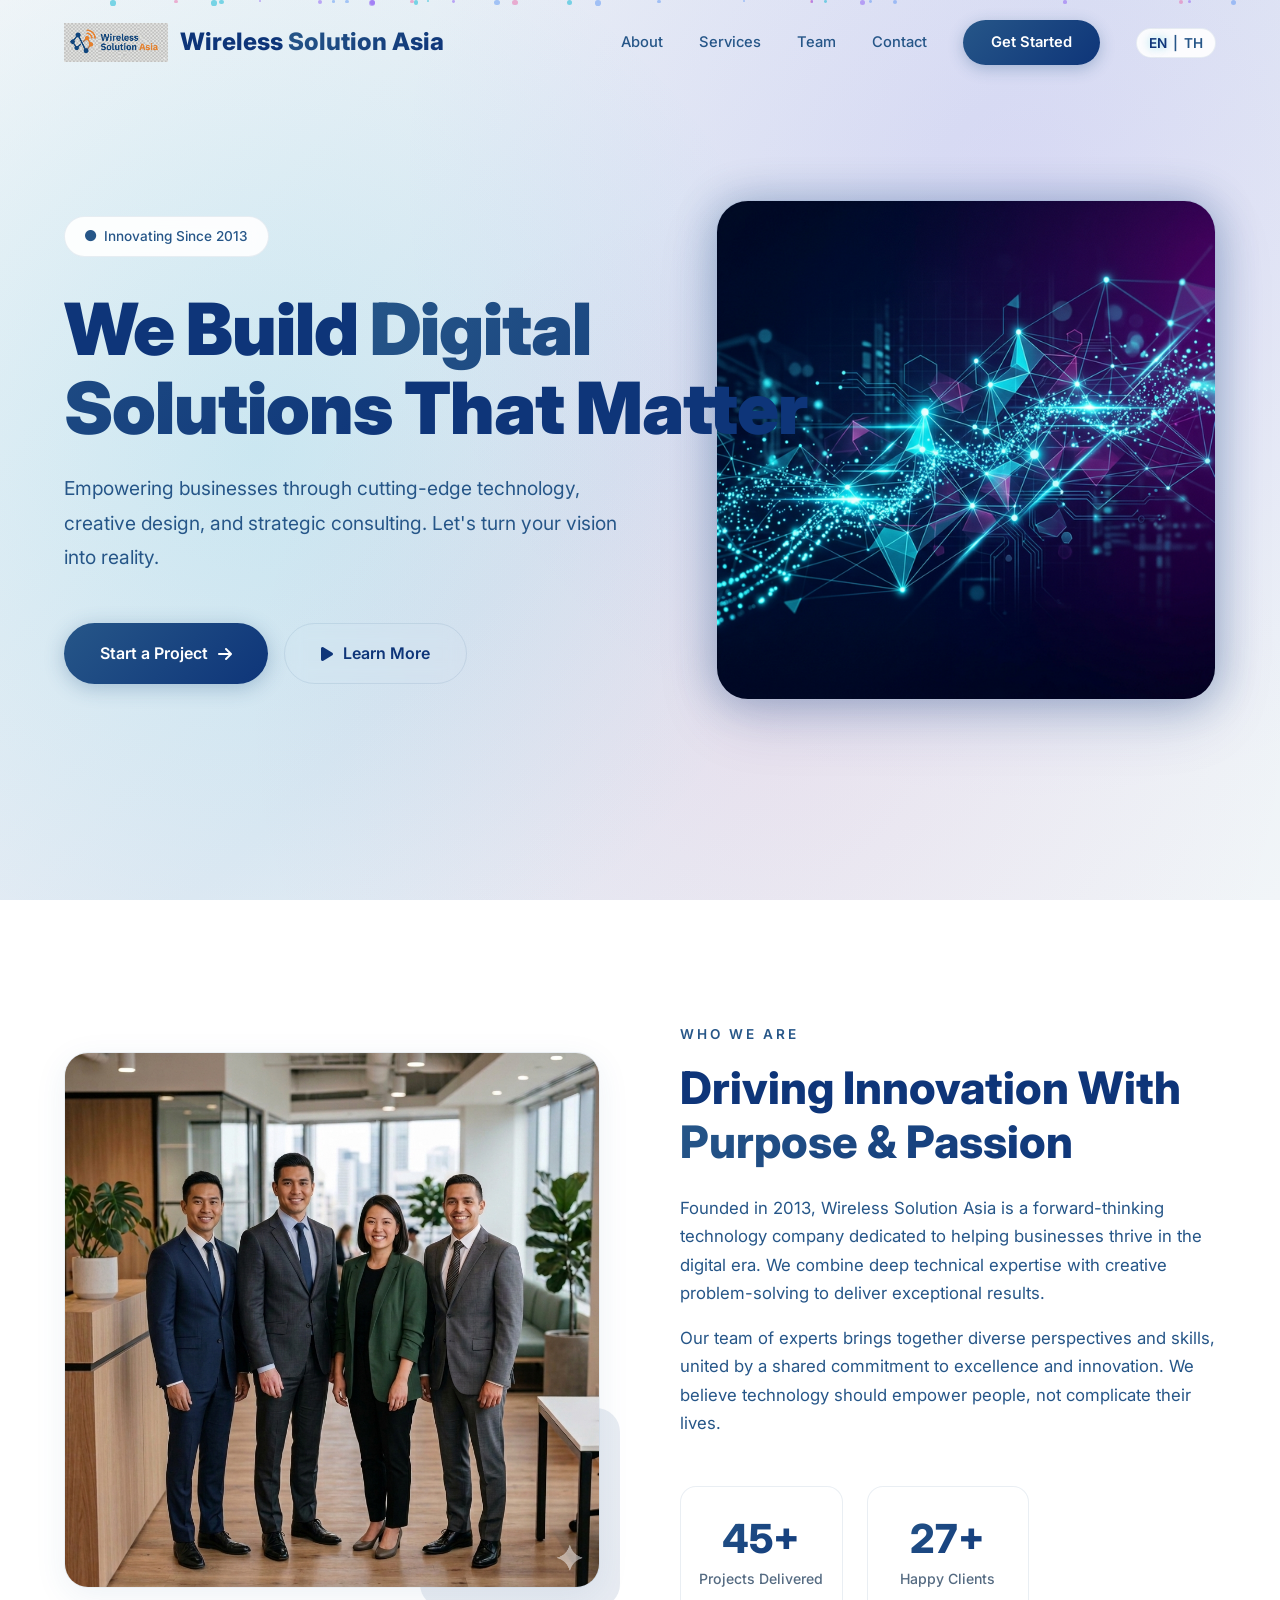
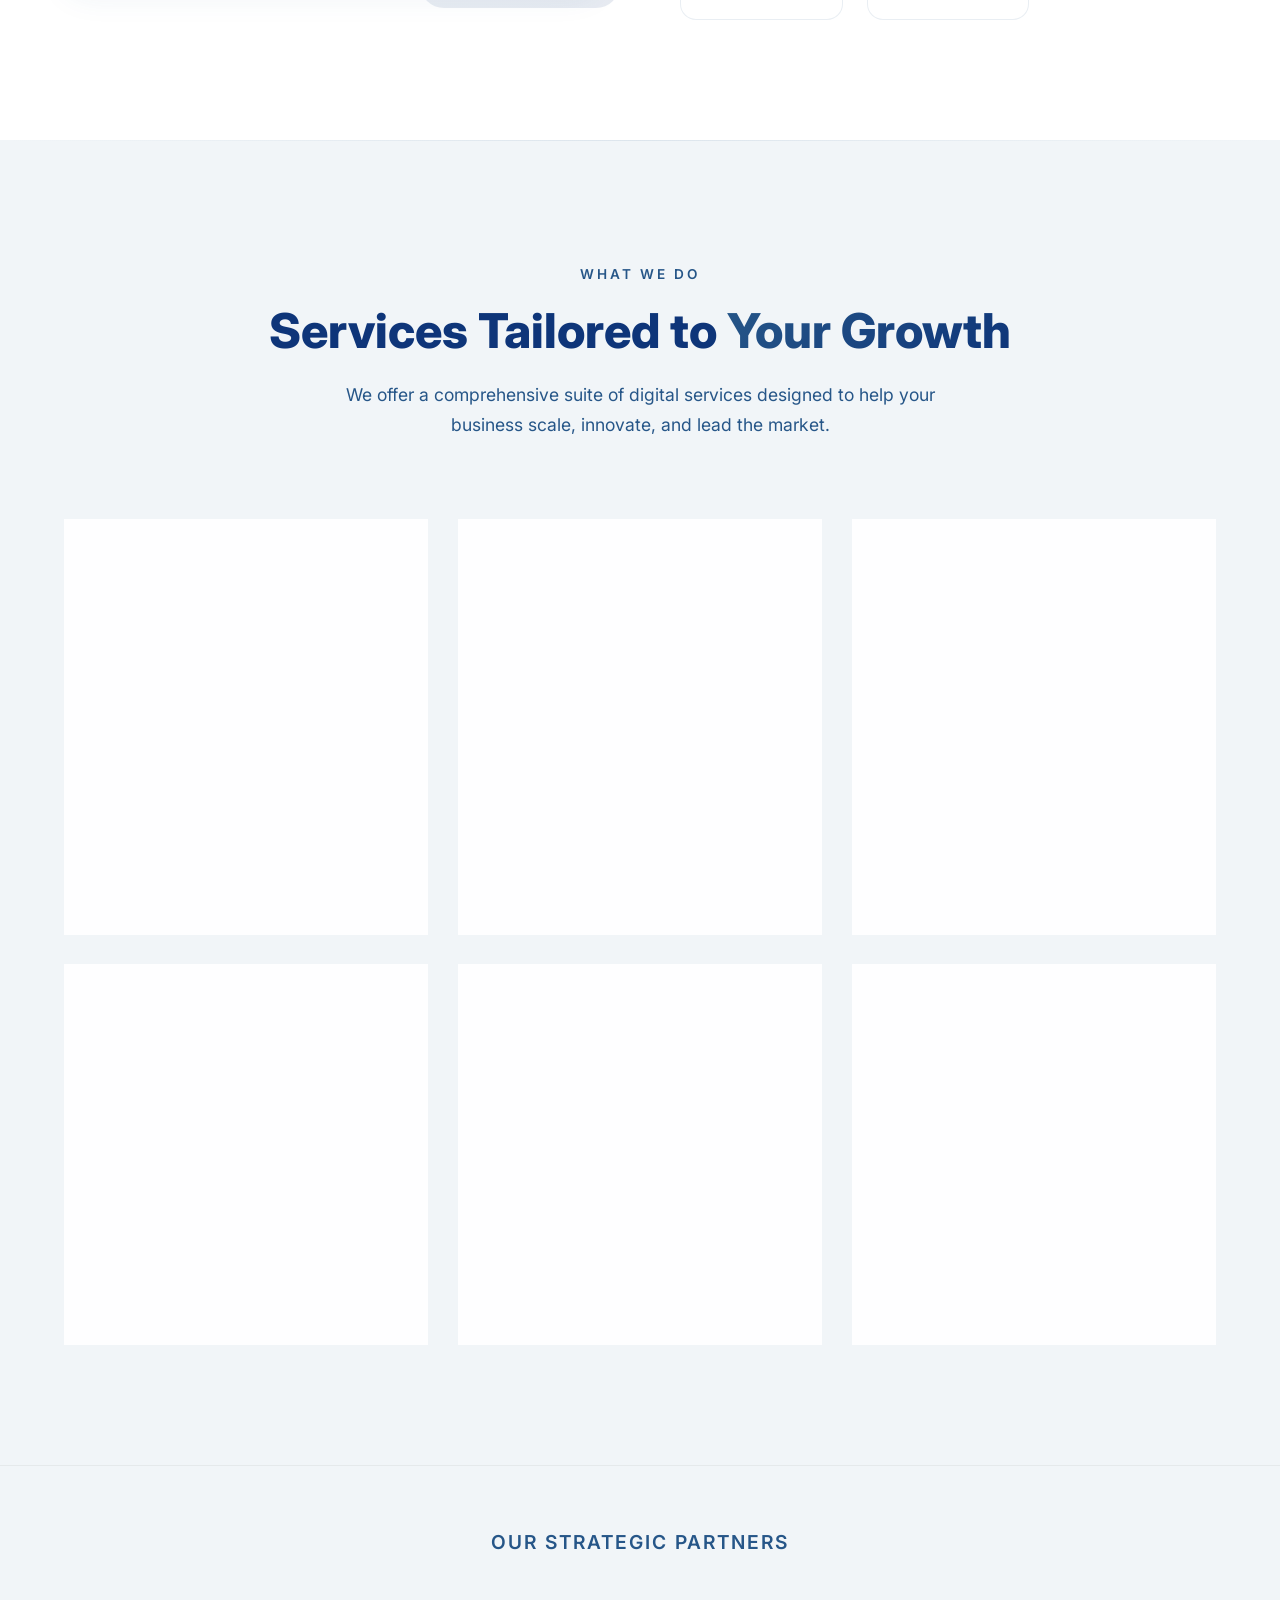
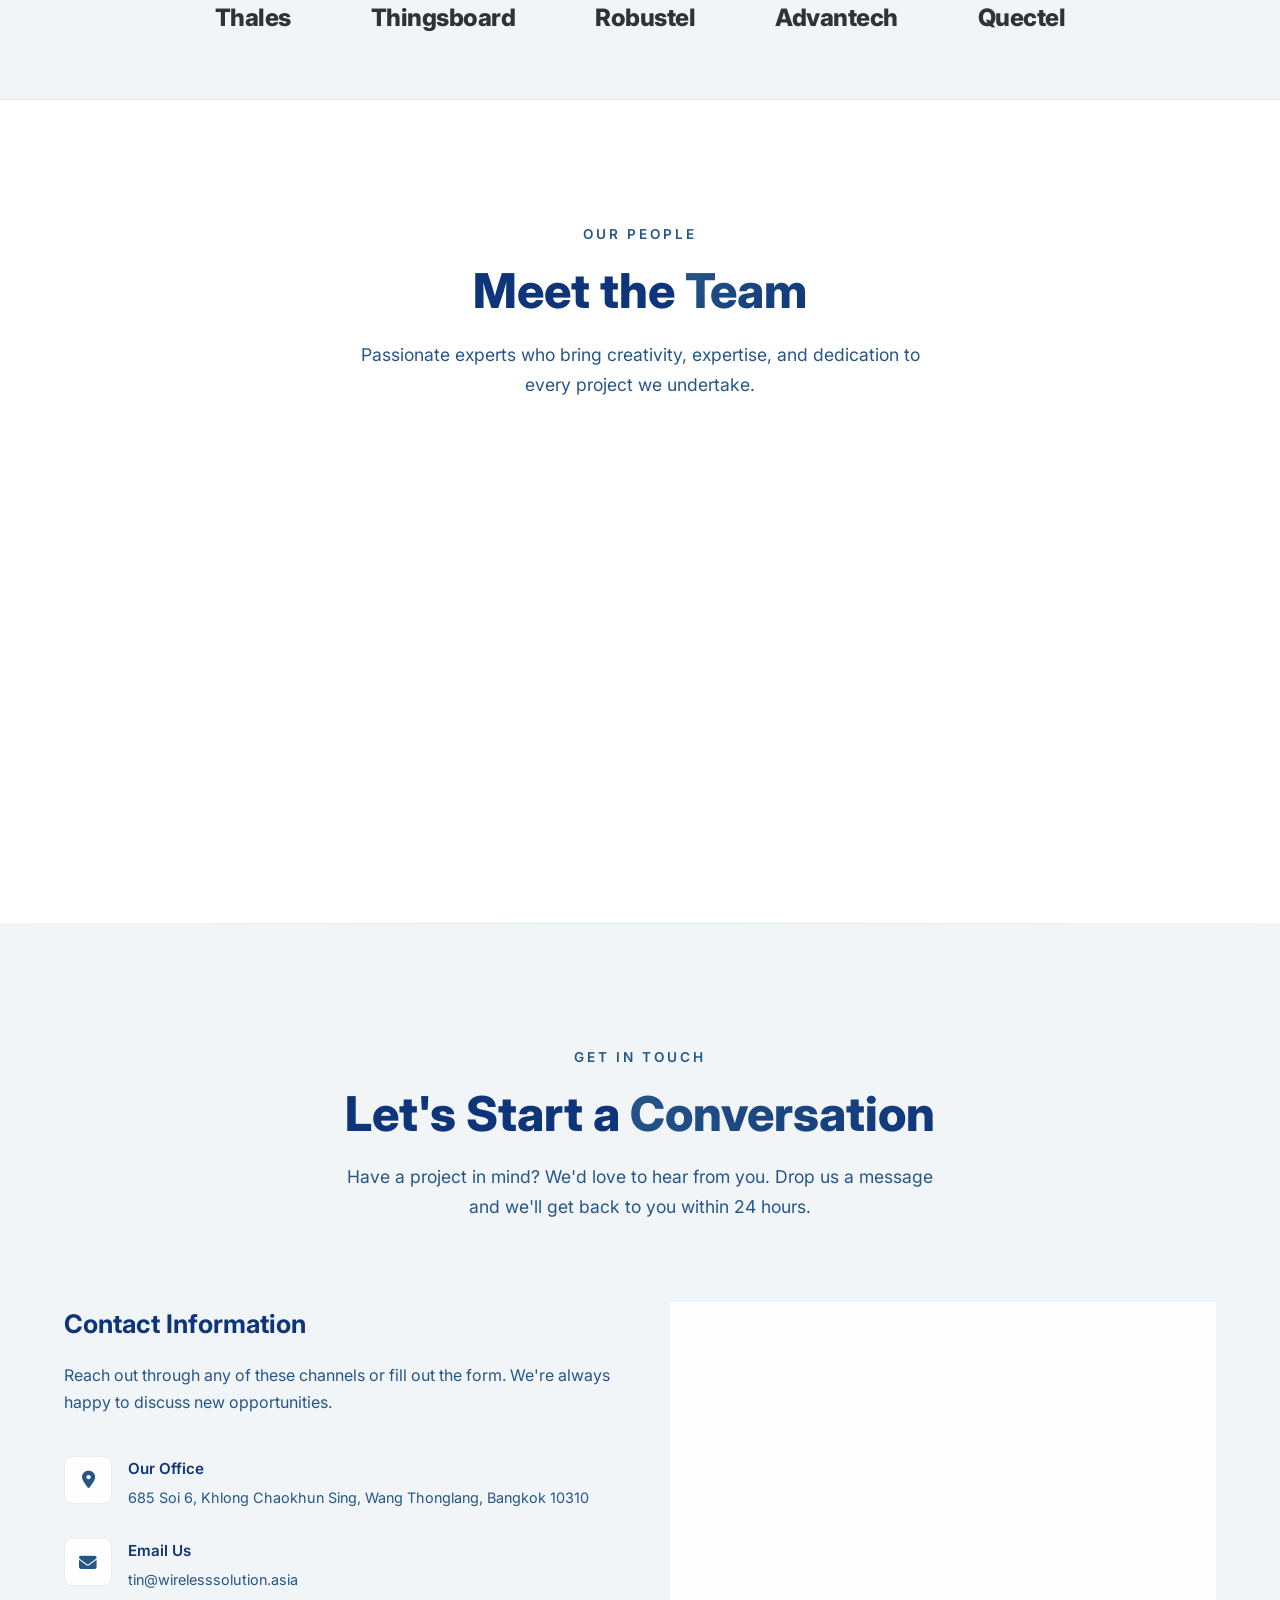
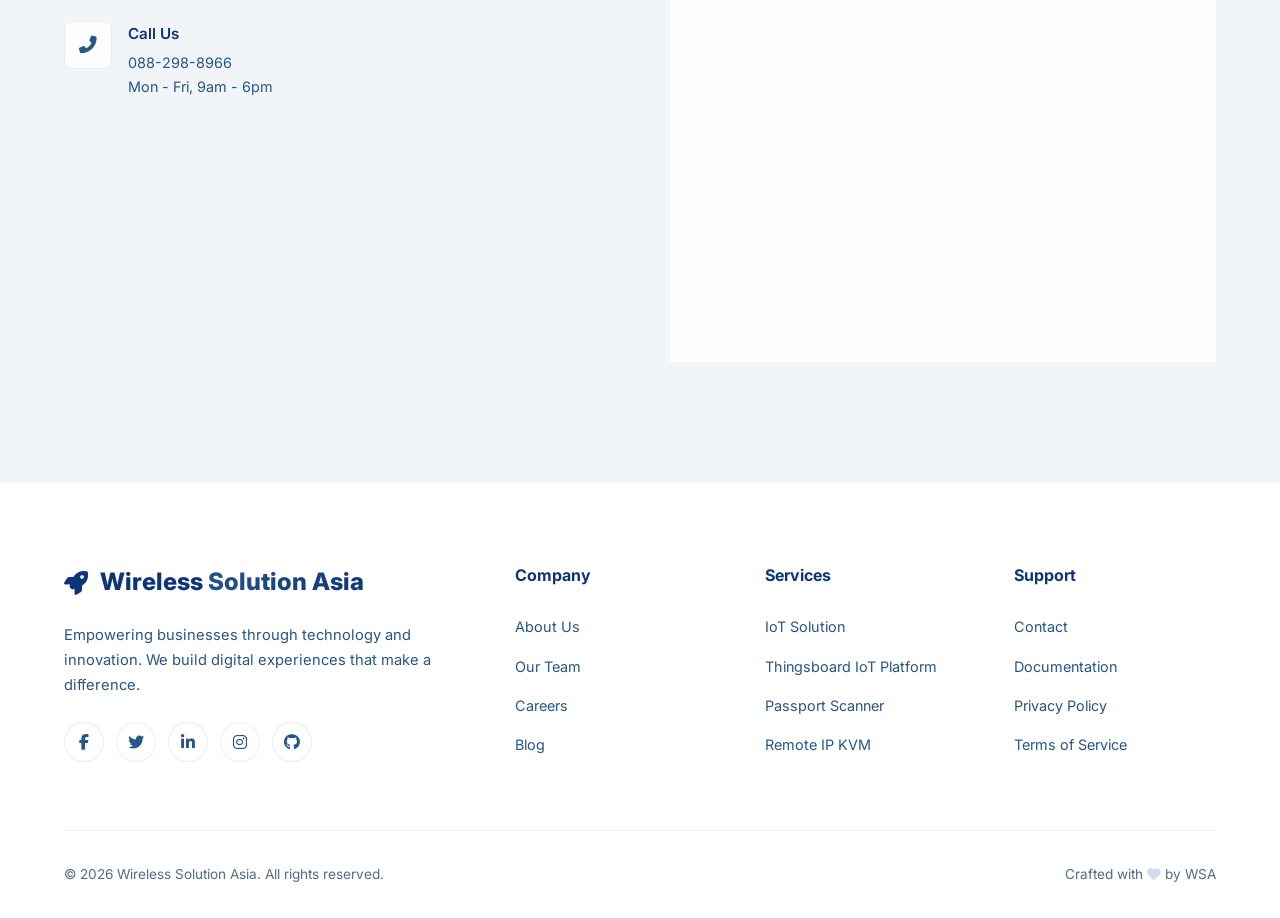
<file: index.html>
<!DOCTYPE html>
<html lang="en">

<head>
  <meta charset="UTF-8">
  <meta name="viewport" content="width=device-width, initial-scale=1.0">
  <meta name="description"
    content="Wireless Solution Asia — We craft innovative digital solutions that transform businesses. Explore our services, meet our team, and get in touch.">
  <title>Wireless Solution Asia | Digital Innovation Company</title>

  <!-- Fonts & Icons -->
  <link rel="stylesheet" href="https://cdnjs.cloudflare.com/ajax/libs/font-awesome/6.5.1/css/all.min.css">
  <link rel="stylesheet" href="styles.css">
</head>

<body>

  <!-- ===== NAVIGATION ===== -->
  <nav class="navbar" id="navbar">
    <div class="container">
      <a href="#" class="nav-logo">
        <div class="logo-icon">
          <img src="assets/logo.png" alt="Wireless Solution Asia Logo">
        </div>
        <span>Wireless <span class="gradient-text">Solution Asia</span></span>
      </a>

      <div class="nav-links" id="navLinks">
        <a href="#about" data-i18n="nav-about">About</a>
        <a href="#services" data-i18n="nav-services">Services</a>
        <a href="#team" data-i18n="nav-team">Team</a>
        <a href="#contact" data-i18n="nav-contact">Contact</a>
        <a href="#contact" class="nav-cta" data-i18n="nav-cta">Get Started</a>
        <button id="langToggle" class="lang-toggle">
          <span class="lang-en active">EN</span>|<span class="lang-th">TH</span>
        </button>
      </div>

      <button class="hamburger" id="hamburger" aria-label="Toggle navigation">
        <span></span>
        <span></span>
        <span></span>
      </button>
    </div>
  </nav>

  <!-- ===== HERO ===== -->
  <section class="hero" id="hero">
    <div class="hero-particles" id="heroParticles"></div>

    <div class="container">
      <div class="hero-content">
        <div class="hero-badge">
          <i class="fas fa-circle"></i> <span data-i18n="hero-badge">Innovating Since 2013</span>
        </div>
        <h1><span data-i18n="hero-title-1">We Build </span><span class="gradient-text" data-i18n="hero-title-2">Digital
            Solutions</span><span data-i18n="hero-title-3"> That Matter</span></h1>
        <p data-i18n="hero-desc">Empowering businesses through cutting-edge technology, creative design, and strategic
          consulting. Let's turn
          your vision into reality.</p>
        <div class="hero-buttons">
          <a href="#contact" class="btn-primary">
            <span data-i18n="btn-primary">Start a Project</span> <i class="fas fa-arrow-right"></i>
          </a>
          <a href="#about" class="btn-secondary">
            <i class="fas fa-play"></i> <span data-i18n="btn-secondary">Learn More</span>
          </a>
        </div>
      </div>
    </div>

    <div class="hero-visual">
      <div class="hero-image-wrapper">
        <img src="assets/hero-bg.png" alt="Digital Innovation Visualization">
      </div>
    </div>
  </section>

  <!-- ===== ABOUT ===== -->
  <section class="about" id="about">
    <div class="container">
      <div class="about-grid">
        <div class="about-image reveal">
          <img src="assets/team-photo.png" alt="Wireless Solution Asia Team">
        </div>
        <div class="about-content reveal reveal-delay-2">
          <span class="section-header">
            <span class="label" data-i18n="about-label">Who We Are</span>
          </span>
          <h2><span data-i18n="about-title-1">Driving Innovation With </span><span class="gradient-text"
              data-i18n="about-title-2">Purpose & Passion</span></h2>
          <p data-i18n="about-p1">Founded in 2013, Wireless Solution Asia is a forward-thinking technology company
            dedicated to helping
            businesses thrive in the digital era. We combine deep technical expertise with creative problem-solving to
            deliver exceptional results.</p>
          <p data-i18n="about-p2">Our team of experts brings together diverse perspectives and skills, united by a
            shared commitment to
            excellence and innovation. We believe technology should empower people, not complicate their lives.</p>

          <div class="stats-grid">
            <div class="stat-item">
              <div class="stat-number" data-target="150">0</div>
              <div class="stat-label" data-i18n="stat-1">Projects Delivered</div>
            </div>
            <div class="stat-item">
              <div class="stat-number" data-target="89">0</div>
              <div class="stat-label" data-i18n="stat-2">Happy Clients</div>
            </div>
            <div class="stat-item">
              <div class="stat-number" data-target="12">0</div>
              <div class="stat-label" data-i18n="stat-3">Years Experience</div>
            </div>
          </div>
        </div>
      </div>
    </div>
  </section>

  <!-- ===== SERVICES ===== -->
  <section class="services" id="services">
    <div class="container">
      <div class="section-header reveal">
        <span class="label" data-i18n="services-label">What We Do</span>
        <h2><span data-i18n="services-title-1">Services Tailored to </span><span class="gradient-text"
            data-i18n="services-title-2">Your Growth</span></h2>
        <p data-i18n="services-desc">We offer a comprehensive suite of digital services designed to help your business
          scale, innovate, and lead
          the market.</p>
      </div>

      <div class="services-grid">
        <div class="service-card reveal reveal-delay-1" onclick="window.location.href='service.html?type=iot'">
          <div class="service-icon"><i class="fas fa-microchip"></i></div>
          <h3 data-i18n="srv-1-title">IoT Solution</h3>
          <p data-i18n="srv-1-desc">End-to-end Internet of Things solutions connecting devices, gathering
            telemetry data, and providing actionable insights for smart operations.</p>
          <div class="learn-more">Learn More <i class="fas fa-arrow-right"></i></div>
        </div>

        <div class="service-card reveal reveal-delay-2" onclick="window.location.href='service.html?type=thingsboard'">
          <div class="service-icon"><i class="fas fa-tachometer-alt"></i></div>
          <h3 data-i18n="srv-2-title">Thingsboard IoT Platform</h3>
          <p data-i18n="srv-2-desc">Expert implementation and customization of Thingsboard for robust device
            management, data collection, processing, and visualization.</p>
          <div class="learn-more">Learn More <i class="fas fa-arrow-right"></i></div>
        </div>

        <div class="service-card reveal reveal-delay-3" onclick="window.location.href='service.html?type=alcohol'">
          <div class="service-icon"><i class="fas fa-user-check"></i></div>
          <h3 data-i18n="srv-3-title">Alcohol Check Point Management</h3>
          <p data-i18n="srv-3-desc">Comprehensive access control and monitoring systems integrating
            breathalyzer tests for enhanced workplace safety and compliance.</p>
          <div class="learn-more">Learn More <i class="fas fa-arrow-right"></i></div>
        </div>

        <div class="service-card reveal reveal-delay-1" onclick="window.location.href='service.html?type=passport'">
          <div class="service-icon"><i class="fas fa-passport"></i></div>
          <h3 data-i18n="srv-4-title">Passport Scanner</h3>
          <p data-i18n="srv-4-desc">Advanced optical character recognition (OCR) and imaging systems designed
            for rapid, accurate passport scanning and identity verification.</p>
          <div class="learn-more">Learn More <i class="fas fa-arrow-right"></i></div>
        </div>

        <div class="service-card reveal reveal-delay-2" onclick="window.location.href='service.html?type=kvm'">
          <div class="service-icon"><i class="fas fa-desktop"></i></div>
          <h3 data-i18n="srv-5-title">Remote IP KVM</h3>
          <p data-i18n="srv-5-desc">Secure and reliable IP KVM solutions allowing remote access, monitoring,
            and control of critical servers and infrastructure from anywhere.</p>
          <div class="learn-more">Learn More <i class="fas fa-arrow-right"></i></div>
        </div>

        <div class="service-card reveal reveal-delay-3" onclick="window.location.href='service.html?type=integration'">
          <div class="service-icon"><i class="fas fa-cogs"></i></div>
          <h3 data-i18n="srv-6-title">Systems Integration</h3>
          <p data-i18n="srv-6-desc">Seamless integration of diverse hardware and software components to create
            unified, efficient, and scalable technological ecosystems.</p>
          <div class="learn-more">Learn More <i class="fas fa-arrow-right"></i></div>
        </div>
      </div>
    </div>
  </section>

  <!-- ===== PARTNERS ===== -->
  <section class="partners-section">
    <div class="container">
      <div class="partners-content">
        <h3 data-i18n="partners-title">Our Strategic Partners</h3>
        <div class="partners-grid">
          <div class="partner-logo reveal reveal-delay-1">
            <span class="partner-name">Thales</span>
          </div>
          <div class="partner-logo reveal reveal-delay-2">
            <span class="partner-name">Thingsboard</span>
          </div>
          <div class="partner-logo reveal reveal-delay-3">
            <span class="partner-name">Robustel</span>
          </div>
          <div class="partner-logo reveal reveal-delay-1">
            <span class="partner-name">Advantech</span>
          </div>
          <div class="partner-logo reveal reveal-delay-2">
            <span class="partner-name">Quectel</span>
          </div>
        </div>
      </div>
    </div>
  </section>

  <!-- ===== TEAM ===== -->
  <section class="team" id="team">
    <div class="container">
      <div class="section-header reveal">
        <span class="label" data-i18n="team-label">Our People</span>
        <h2><span data-i18n="team-title-1">Meet the </span><span class="gradient-text"
            data-i18n="team-title-2">Team</span></h2>
        <p data-i18n="team-desc">Passionate experts who bring creativity, expertise, and dedication to every project we
          undertake.</p>
      </div>

      <div class="team-grid">
        <div class="team-card reveal reveal-delay-1">
          <div class="team-avatar">
            <img src="assets/avatar-ceo.png" alt="นายตฤณ ชูนิจธนกุล">
          </div>
          <h3 data-i18n="team-ceo-name">นายตฤณ ชูนิจธนกุล</h3>
          <p class="role" data-i18n="role-ceo">CEO & Founder</p>
          <div class="team-socials">
            <a href="#" aria-label="LinkedIn"><i class="fab fa-linkedin-in"></i></a>
            <a href="#" aria-label="Twitter"><i class="fab fa-x-twitter"></i></a>
          </div>
        </div>

        <div class="team-card reveal reveal-delay-2">
          <div class="team-avatar">
            <img src="assets/avatar-cto.png" alt="ธัญยธรณ์ โลหะวรรณรัตน์">
          </div>
          <h3 data-i18n="team-cfo-name">ธัญยธรณ์ โลหะวรรณรัตน์</h3>
          <p class="role" data-i18n="role-cfo">CFO</p>
          <div class="team-socials">
            <a href="#" aria-label="LinkedIn"><i class="fab fa-linkedin-in"></i></a>
            <a href="#" aria-label="GitHub"><i class="fab fa-github"></i></a>
          </div>
        </div>

        <div class="team-card reveal reveal-delay-3">
          <div class="team-avatar">
            <img src="assets/avatar-designer.png" alt="อัญชลี เบญจธนรัตน์">
          </div>
          <h3 data-i18n="team-cio-name">อัญชลี เบญจธนรัตน์</h3>
          <p class="role" data-i18n="role-cio">CIO</p>
          <div class="team-socials">
            <a href="#" aria-label="LinkedIn"><i class="fab fa-linkedin-in"></i></a>
            <a href="#" aria-label="Dribbble"><i class="fab fa-dribbble"></i></a>
          </div>
        </div>

        <div class="team-card reveal reveal-delay-4">
          <div class="team-avatar">
            <img src="assets/avatar-marketing.png" alt="นฤมล เอี่ยมศิริ">
          </div>
          <h3 data-i18n="team-marketing-name">นฤมล เอี่ยมศิริ</h3>
          <p class="role" data-i18n="role-marketing">Marketing</p>
          <div class="team-socials">
            <a href="#" aria-label="LinkedIn"><i class="fab fa-linkedin-in"></i></a>
            <a href="#" aria-label="Instagram"><i class="fab fa-instagram"></i></a>
          </div>
        </div>
      </div>
    </div>
  </section>

  <!-- ===== CONTACT ===== -->
  <section class="contact" id="contact">
    <div class="container">
      <div class="section-header reveal">
        <span class="label" data-i18n="contact-label">Get In Touch</span>
        <h2><span data-i18n="contact-title-1">Let's Start a </span><span class="gradient-text"
            data-i18n="contact-title-2">Conversation</span></h2>
        <p data-i18n="contact-desc">Have a project in mind? We'd love to hear from you. Drop us a message and we'll get
          back to you within 24
          hours.</p>
      </div>

      <div class="contact-grid">
        <div class="contact-info reveal reveal-delay-1">
          <h3 data-i18n="contact-info-title">Contact Information</h3>
          <p data-i18n="contact-info-desc">Reach out through any of these channels or fill out the form. We're always
            happy to discuss new
            opportunities.</p>

          <div class="contact-detail">
            <div class="contact-detail-icon"><i class="fas fa-map-marker-alt"></i></div>
            <div>
              <h4 data-i18n="office-title">Our Office</h4>
              <p data-i18n="office-address">685 Soi 6, Khlong Chaokhun Sing, Wang Thonglang, Bangkok 10310</p>
            </div>
          </div>

          <div class="contact-detail">
            <div class="contact-detail-icon"><i class="fas fa-envelope"></i></div>
            <div>
              <h4 data-i18n="email-title">Email Us</h4>
              <p data-i18n="contact-email">tin@wirelesssolution.asia</p>
            </div>
          </div>

          <div class="contact-detail">
            <div class="contact-detail-icon"><i class="fas fa-phone-alt"></i></div>
            <div>
              <h4 data-i18n="call-title">Call Us</h4>
              <p><span data-i18n="contact-phone">088-298-8966</span><br><span data-i18n="contact-hours">Mon - Fri, 9am -
                  6pm</span></p>
            </div>
          </div>
        </div>

        <div class="contact-form-wrapper reveal reveal-delay-2">
          <form id="contactForm">
            <div class="form-row">
              <div class="form-group">
                <label for="firstName" data-i18n="form-fname">First Name</label>
                <input type="text" id="firstName" placeholder="John" required>
              </div>
              <div class="form-group">
                <label for="lastName" data-i18n="form-lname">Last Name</label>
                <input type="text" id="lastName" placeholder="Doe" required>
              </div>
            </div>
            <div class="form-group">
              <label for="email" data-i18n="form-email">Email Address</label>
              <input type="email" id="email" placeholder="john@example.com" required>
            </div>
            <div class="form-group">
              <label for="subject" data-i18n="form-subject">Subject</label>
              <input type="text" id="subject" placeholder="How can we help?">
            </div>
            <div class="form-group">
              <label for="message" data-i18n="form-message">Message</label>
              <textarea id="message" placeholder="Tell us about your project..." required></textarea>
            </div>
            <button type="submit" class="btn-submit" id="submitBtn">
              <span data-i18n="btn-submit">Send Message</span> <i class="fas fa-paper-plane"></i>
            </button>
          </form>
        </div>
      </div>
    </div>
  </section>

  <!-- ===== FOOTER ===== -->
  <footer class="footer">
    <div class="container">
      <div class="footer-grid">
        <div class="footer-brand">
          <a href="#" class="nav-logo">
            <div class="logo-icon"><i class="fas fa-rocket"></i></div>
            <span>Wireless <span class="gradient-text">Solution Asia</span></span>
          </a>
          <p data-i18n="footer-desc">Empowering businesses through technology and innovation. We build digital
            experiences that make a
            difference.</p>
          <div class="footer-socials">
            <a href="#" aria-label="Facebook"><i class="fab fa-facebook-f"></i></a>
            <a href="#" aria-label="Twitter"><i class="fab fa-twitter"></i></a>
            <a href="#" aria-label="LinkedIn"><i class="fab fa-linkedin-in"></i></a>
            <a href="#" aria-label="Instagram"><i class="fab fa-instagram"></i></a>
            <a href="#" aria-label="GitHub"><i class="fab fa-github"></i></a>
          </div>
        </div>

        <div class="footer-col">
          <h4 data-i18n="footer-col-1">Company</h4>
          <ul>
            <li><a href="#about" data-i18n="footer-about">About Us</a></li>
            <li><a href="#team" data-i18n="footer-team">Our Team</a></li>
            <li><a href="#" data-i18n="footer-careers">Careers</a></li>
            <li><a href="#" data-i18n="footer-blog">Blog</a></li>
          </ul>
        </div>

        <div class="footer-col">
          <h4 data-i18n="footer-col-2">Services</h4>
          <ul>
            <li><a href="#services" data-i18n="srv-1-title">IoT Solution</a></li>
            <li><a href="#services" data-i18n="srv-2-title">Thingsboard IoT Platform</a></li>
            <li><a href="#services" data-i18n="srv-4-title">Passport Scanner</a></li>
            <li><a href="#services" data-i18n="srv-5-title">Remote IP KVM</a></li>
          </ul>
        </div>

        <div class="footer-col">
          <h4 data-i18n="footer-col-3">Support</h4>
          <ul>
            <li><a href="#contact" data-i18n="footer-contact">Contact</a></li>
            <li><a href="#" data-i18n="footer-docs">Documentation</a></li>
            <li><a href="#" data-i18n="footer-privacy">Privacy Policy</a></li>
            <li><a href="#" data-i18n="footer-terms">Terms of Service</a></li>
          </ul>
        </div>
      </div>

      <div class="footer-bottom">
        <p data-i18n="footer-copy">&copy; 2026 Wireless Solution Asia. All rights reserved.</p>
        <p><span data-i18n="footer-crafted">Crafted with</span> <i class="fas fa-heart"
            style="color: var(--accent-pink);"></i> <span data-i18n="footer-by">by WSA</span></p>
      </div>
    </div>
  </footer>

  <!-- Toast notification -->
  <div class="toast" id="toast">Message sent successfully! We'll get back to you soon.</div>

  <script src="translations.js"></script>
  <script src="script.js"></script>
</body>

</html>
</file>
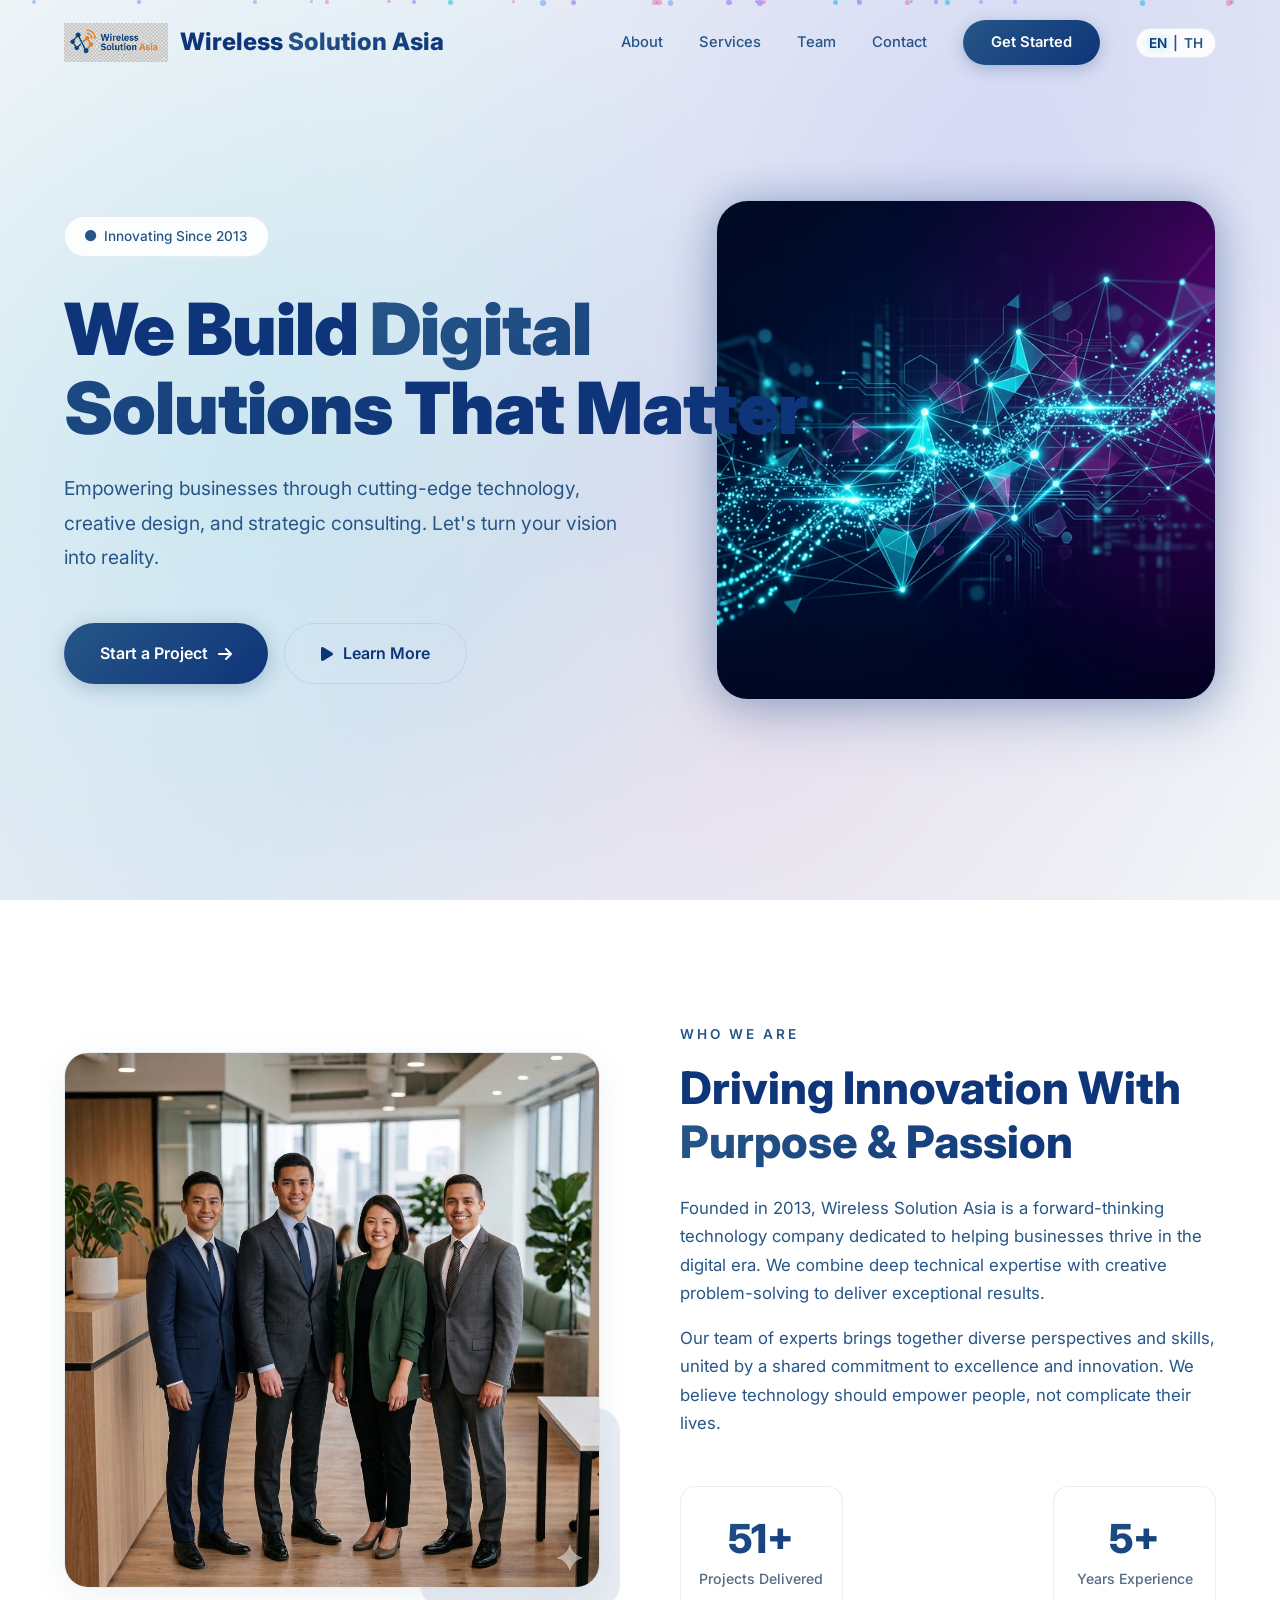
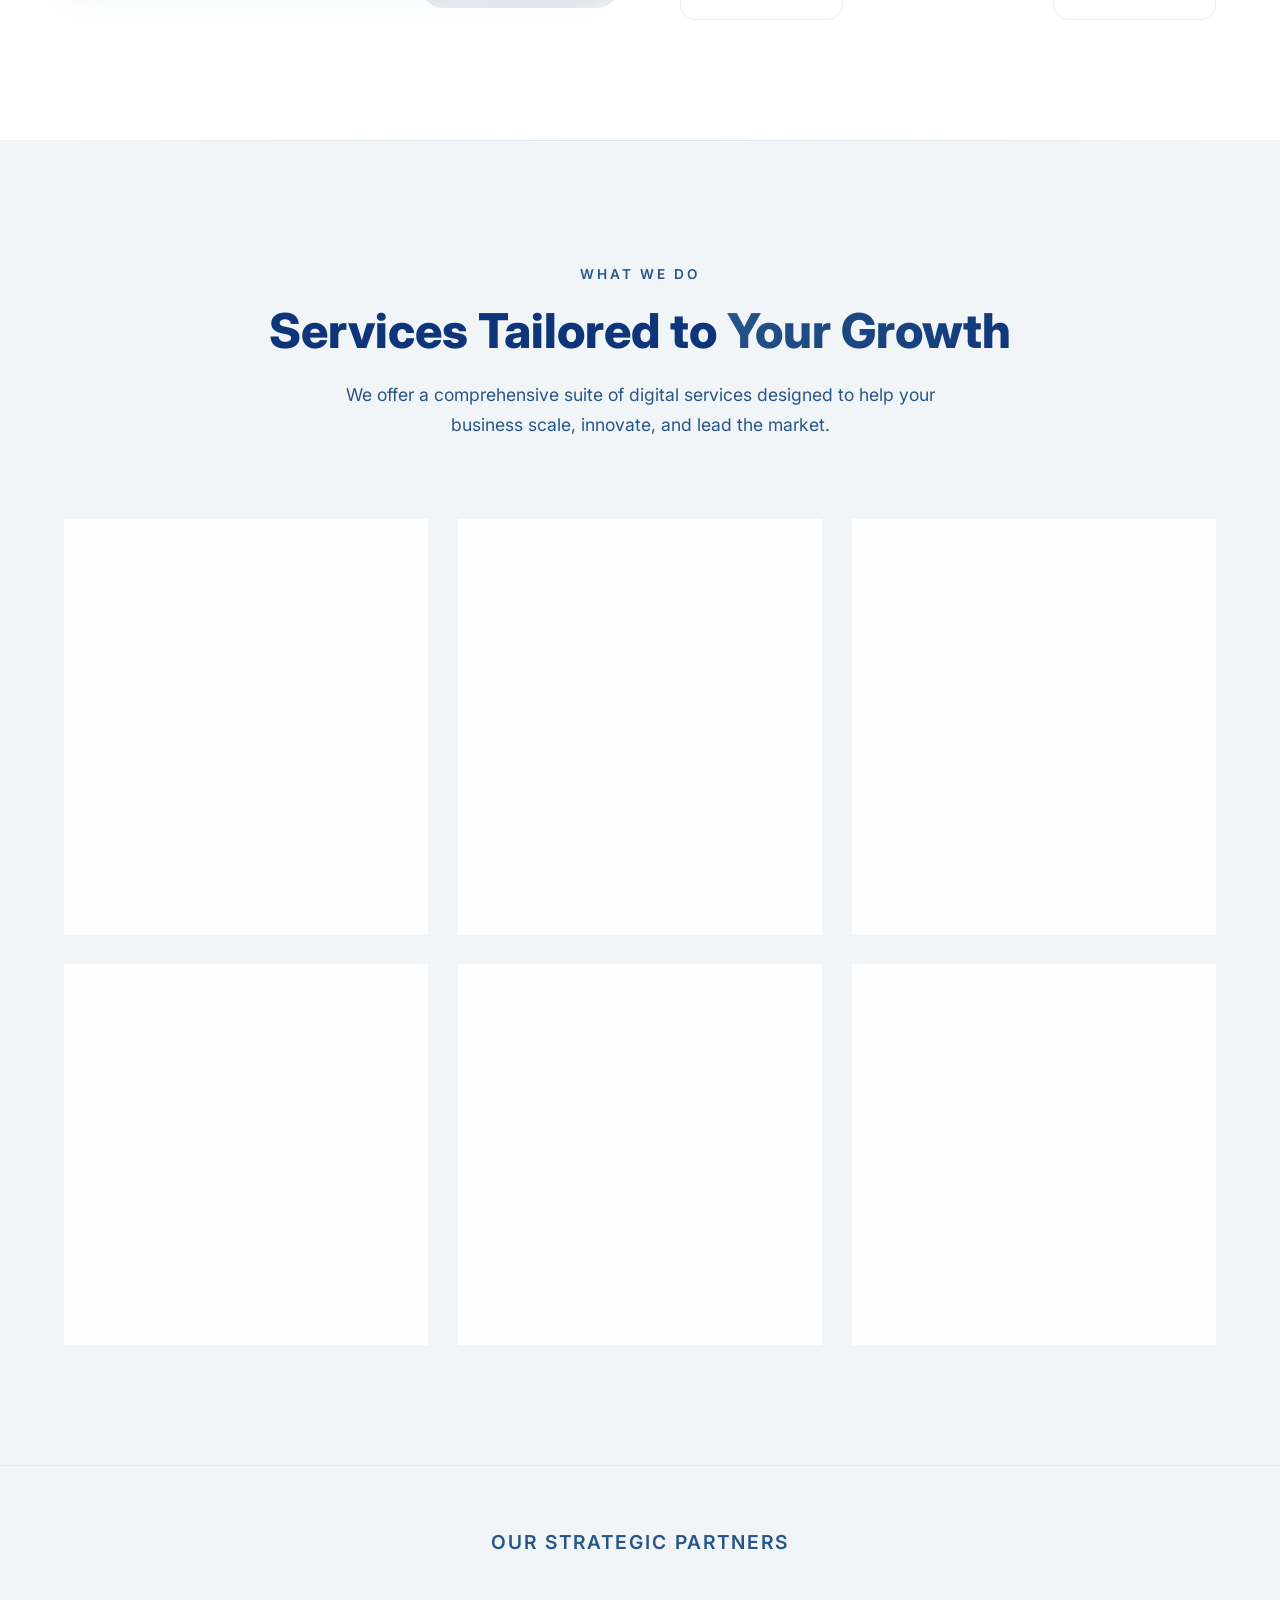
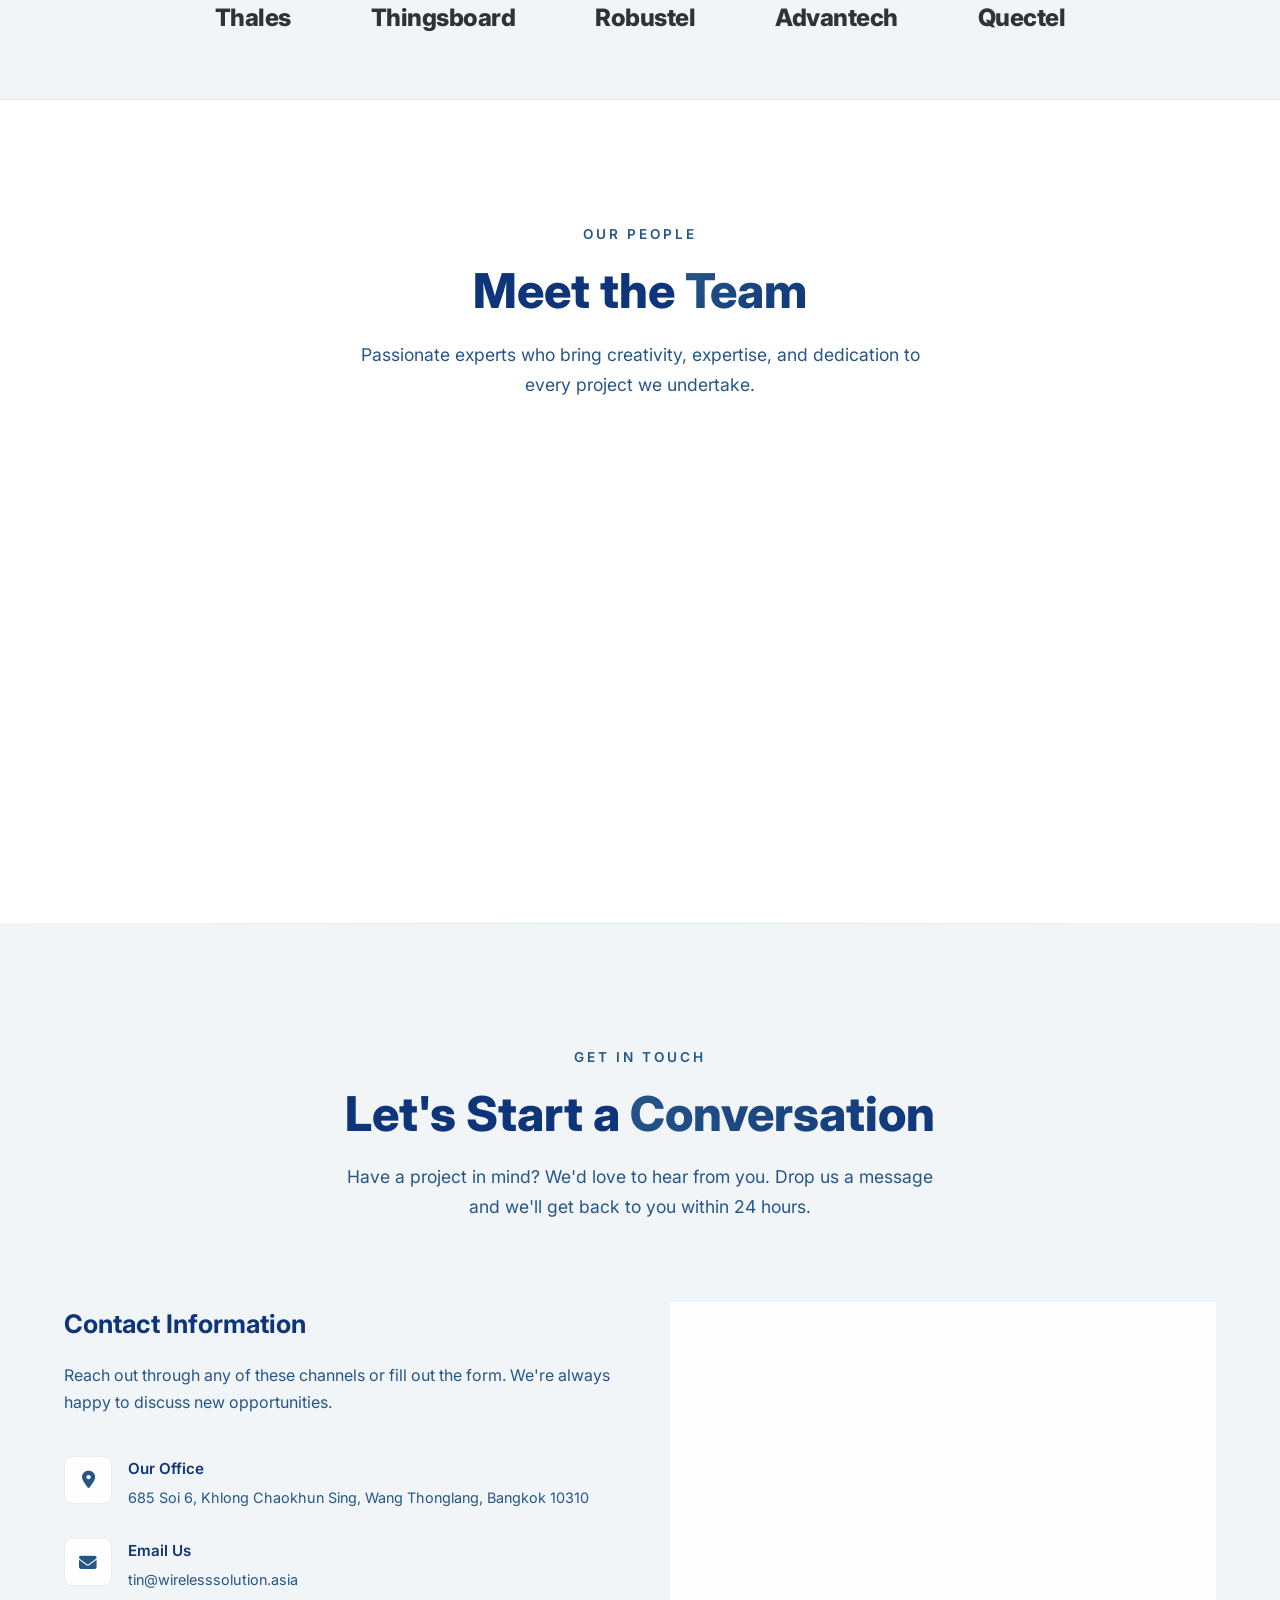
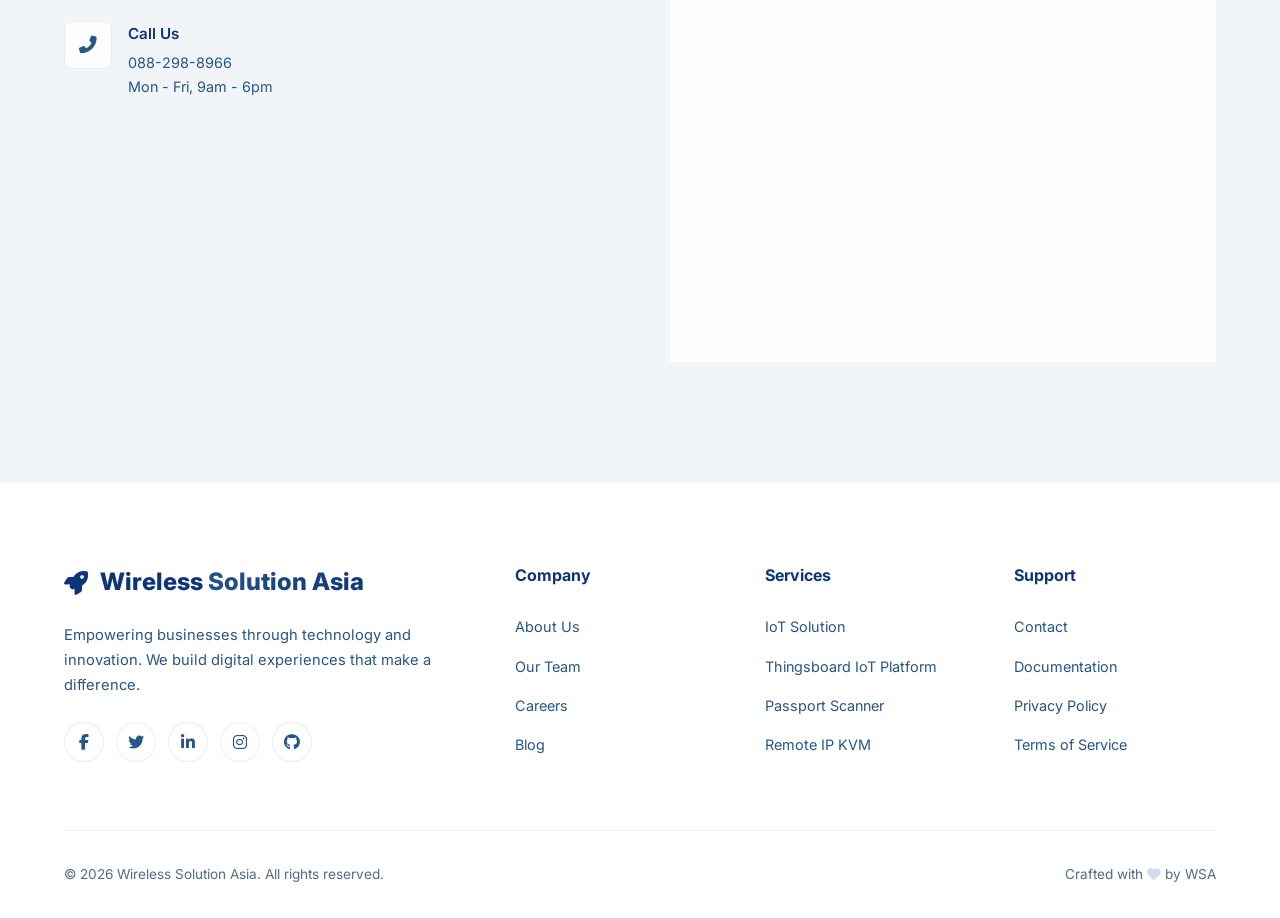
<file: service.html>
<!DOCTYPE html>
<html lang="en">

<head>
    <meta charset="UTF-8">
    <meta name="viewport" content="width=device-width, initial-scale=1.0">
    <meta name="description"
        content="Wireless Solution Asia — Detailed information about our innovative digital solutions.">
    <title>Service Detail | Wireless Solution Asia</title>

    <!-- Fonts & Icons -->
    <link rel="stylesheet" href="https://cdnjs.cloudflare.com/ajax/libs/font-awesome/6.5.1/css/all.min.css">
    <link rel="stylesheet" href="styles.css">
</head>

<body class="service-page">

    <!-- ===== NAVIGATION ===== -->
    <nav class="navbar scrolled" id="navbar">
        <div class="container">
            <a href="index.html" class="nav-logo">
                <div class="logo-icon">
                    <img src="assets/logo.png" alt="Wireless Solution Asia Logo">
                </div>
                <span>Wireless <span class="gradient-text">Solution Asia</span></span>
            </a>

            <div class="nav-links" id="navLinks">
                <a href="index.html#about" data-i18n="nav-about">About</a>
                <a href="index.html#services" data-i18n="nav-services">Services</a>
                <a href="index.html#team" data-i18n="nav-team">Team</a>
                <a href="index.html#contact" data-i18n="nav-contact">Contact</a>
                <a href="index.html#contact" class="nav-cta" data-i18n="nav-cta">Get Started</a>
                <button id="langToggle" class="lang-toggle">
                    <span class="lang-en active">EN</span>|<span class="lang-th">TH</span>
                </button>
            </div>

            <button class="hamburger" id="hamburger" aria-label="Toggle navigation">
                <span></span>
                <span></span>
                <span></span>
            </button>
        </div>
    </nav>

    <!-- ===== SERVICE HERO ===== -->
    <section class="service-hero">
        <div class="container">
            <div class="service-hero-content">
                <div class="hero-badge">
                    <i class="fas fa-circle"></i> <span id="serviceCategory">Solutions</span>
                </div>
                <h1 id="serviceTitle" data-i18n="">Service Title</h1>
                <p id="serviceSubtitle" data-i18n="">Service Subtitle</p>
            </div>
        </div>
    </section>

    <!-- ===== SERVICE CONTENT ===== -->
    <section class="service-detail-section">
        <div class="container">
            <div class="service-detail-grid">
                <div class="service-detail-text">
                    <div id="serviceMainContent">
                        <!-- Dynamic content will be injected here -->
                    </div>
                    <div class="service-cta-box">
                        <h3 data-i18n="contact-label">Get In Touch</h3>
                        <p data-i18n="contact-desc">Ready to implement this solution? Contact us for a consultation.</p>
                        <a href="index.html#contact" class="btn-primary" data-i18n="nav-cta">Get Started</a>
                    </div>
                </div>
                <div class="service-detail-visual">
                    <div class="service-image-card">
                        <img id="serviceImage" src="assets/hero-bg.png" alt="Service Visualization">
                    </div>
                </div>
            </div>
        </div>
    </section>

    <!-- ===== FOOTER ===== -->
    <footer class="footer">
        <div class="container">
            <div class="footer-grid">
                <div class="footer-brand">
                    <a href="index.html" class="nav-logo">
                        <div class="logo-icon">
                            <img src="assets/logo.png" alt="Wireless Solution Asia Logo"
                                style="height: 30px; width: auto; object-fit: contain;">
                        </div>
                        <span>Wireless <span class="gradient-text">Solution Asia</span></span>
                    </a>
                    <p data-i18n="footer-desc">Empowering businesses through technology and innovation. We build digital
                        experiences that make a difference.</p>
                    <div class="footer-socials">
                        <a href="#" aria-label="Facebook"><i class="fab fa-facebook-f"></i></a>
                        <a href="#" aria-label="Twitter"><i class="fab fa-twitter"></i></a>
                        <a href="#" aria-label="LinkedIn"><i class="fab fa-linkedin-in"></i></a>
                        <a href="#" aria-label="Instagram"><i class="fab fa-instagram"></i></a>
                        <a href="#" aria-label="GitHub"><i class="fab fa-github"></i></a>
                    </div>
                </div>

                <div class="footer-col">
                    <h4 data-i18n="footer-col-1">Company</h4>
                    <ul>
                        <li><a href="index.html#about" data-i18n="footer-about">About Us</a></li>
                        <li><a href="index.html#team" data-i18n="footer-team">Our Team</a></li>
                        <li><a href="#" data-i18n="footer-careers">Careers</a></li>
                        <li><a href="#" data-i18n="footer-blog">Blog</a></li>
                    </ul>
                </div>

                <div class="footer-col">
                    <h4 data-i18n="footer-col-2">Services</h4>
                    <ul>
                        <li><a href="service.html?type=iot" data-i18n="srv-1-title">IoT Solution</a></li>
                        <li><a href="service.html?type=thingsboard" data-i18n="srv-2-title">Thingsboard IoT Platform</a>
                        </li>
                        <li><a href="service.html?type=passport" data-i18n="srv-4-title">Passport Scanner</a></li>
                        <li><a href="service.html?type=kvm" data-i18n="srv-5-title">Remote IP KVM</a></li>
                    </ul>
                </div>

                <div class="footer-col">
                    <h4 data-i18n="footer-col-3">Support</h4>
                    <ul>
                        <li><a href="index.html#contact" data-i18n="footer-contact">Contact</a></li>
                        <li><a href="#" data-i18n="footer-docs">Documentation</a></li>
                        <li><a href="#" data-i18n="footer-privacy">Privacy Policy</a></li>
                        <li><a href="#" data-i18n="footer-terms">Terms of Service</a></li>
                    </ul>
                </div>
            </div>

            <div class="footer-bottom">
                <p data-i18n="footer-copy">&copy; 2026 Wireless Solution Asia. All rights reserved.</p>
                <p><span data-i18n="footer-crafted">Crafted with</span> <i class="fas fa-heart"
                        style="color: var(--accent-pink);"></i> <span data-i18n="footer-by">by WSA</span></p>
            </div>
        </div>
    </footer>

    <script src="translations.js"></script>
    <script src="script.js"></script>
    <script>
        // Content Loader for Service Page
        document.addEventListener('DOMContentLoaded', () => {
            const urlParams = new URLSearchParams(window.location.search);
            const serviceType = urlParams.get('type');

            if (!serviceType) {
                window.location.href = 'index.html';
                return;
            }

            const contentArea = document.getElementById('serviceMainContent');
            const titleEl = document.getElementById('serviceTitle');
            const subtitleEl = document.getElementById('serviceSubtitle');
            const imageEl = document.getElementById('serviceImage');
            const categoryEl = document.getElementById('serviceCategory');
            // Set initial content and keys for i18n
            const currentLang = localStorage.getItem('preferredLanguage') || 'en';
            const catKey = `service-${serviceType}-cat`;
            const titleKey = `service-${serviceType}-title`;
            const subKey = `service-${serviceType}-subtitle`;

            categoryEl.setAttribute('data-i18n', catKey);
            titleEl.setAttribute('data-i18n', titleKey);
            subtitleEl.setAttribute('data-i18n', subKey);

            if (translations[currentLang]) {
                if (translations[currentLang][catKey]) categoryEl.textContent = translations[currentLang][catKey];
                if (translations[currentLang][titleKey]) titleEl.textContent = translations[currentLang][titleKey];
                if (translations[currentLang][subKey]) subtitleEl.textContent = translations[currentLang][subKey];
            }

            // Dynamic Content Items
            let detailsHTML = '';

            switch (serviceType) {
                case 'iot':
                    imageEl.src = 'assets/smart-city.png';
                    detailsHTML = `
            <div class="iot-sub-section">
              <h3 data-i18n="service-iot-smart-city-title">Smart City Solutions</h3>
              <p data-i18n="service-iot-smart-city-desc" style="margin-bottom: 1.5rem; line-height: 1.8;">Revolutionizing urban living with intelligent infrastructure.</p>
              <ul class="feature-list">
                <li data-i18n="service-iot-smart-city-feature-1">Intelligent Street Lighting</li>
                <li data-i18n="service-iot-smart-city-feature-2">Smart Waste Management</li>
                <li data-i18n="service-iot-smart-city-feature-3">Environmental Monitoring</li>
                <li data-i18n="service-iot-smart-city-feature-4">Public Safety Systems</li>
              </ul>
            </div>
            
            <div class="iot-sub-section" style="margin-top: 4rem; padding-top: 3rem; border-top: 1px solid rgba(0,0,0,0.08);">
              <h3 data-i18n="service-iot-smart-farm-title">Smart Farm Solutions</h3>
              <p data-i18n="service-iot-smart-farm-desc" style="margin-bottom: 1.5rem; line-height: 1.8;">Precision agriculture for a sustainable future.</p>
              <ul class="feature-list">
                <li data-i18n="service-iot-smart-farm-feature-1">Precision Irrigation</li>
                <li data-i18n="service-iot-smart-farm-feature-2">Automated Climate Control</li>
                <li data-i18n="service-iot-smart-farm-feature-3">Livestock Health Monitoring</li>
                <li data-i18n="service-iot-smart-farm-feature-4">Yield Optimization Data</li>
              </ul>
            </div>
          `;
                    break;
                case 'thingsboard':
                    imageEl.src = 'assets/service-3.png';
                    detailsHTML = `<p data-i18n="service-thingsboard-desc" style="margin-bottom: 2rem; line-height: 1.8;">As the Official Thingsboard Partner in Thailand, we provide expert deployment, licensing, and support for your IoT ecosystem.</p>
            <h4 data-i18n="service-thingsboard-feature-title" style="margin-bottom: 1.5rem; font-weight: 700; color: var(--text-primary);">Key Services:</h4>
            <ul class="feature-list">
              <li data-i18n="service-thingsboard-feature-1">Official Licensing</li>
              <li data-i18n="service-thingsboard-feature-2">Expert Installation</li>
              <li data-i18n="service-thingsboard-feature-3">Professional Training</li>
              <li data-i18n="service-thingsboard-feature-4">Platform Upgrades</li>
            </ul>
          `;
                    break;
                case 'passport':
                    imageEl.src = 'assets/service-2.png';
                    detailsHTML = `
            <div class="iot-sub-section">
              <h3 data-i18n="service-passport-at9000-title">Thales AT9000 MK2</h3>
              <p data-i18n="service-passport-at9000-desc" style="margin-bottom: 1.5rem; line-height: 1.8;">Compact full-page passport scanner and high-performance reader.</p>
              <ul class="feature-list">
                <li data-i18n="service-passport-at9000-feat-1">Reads Passports, IDs, and Visas</li>
                <li data-i18n="service-passport-at9000-feat-2">1D and 2D barcode support</li>
                <li data-i18n="service-passport-at9000-feat-3">IP50 rated dust protection</li>
              </ul>
            </div>
            
            <div class="iot-sub-section" style="margin-top: 4rem; padding-top: 3rem; border-top: 1px solid rgba(0,0,0,0.08);">
              <h3 data-i18n="service-passport-at10k-title">Thales AT10K</h3>
              <p data-i18n="service-passport-at10k-desc" style="margin-bottom: 1.5rem; line-height: 1.8;">The fastest identified with 'Tap-and-Go' features for automated gates.</p>
              <ul class="feature-list">
                <li data-i18n="service-passport-at10k-feat-1">Tap-and-Go technology</li>
                <li data-i18n="service-passport-at10k-feat-2">Energy Star certified</li>
                <li data-i18n="service-passport-at10k-feat-3">Supports Digital IDs (mDL)</li>
              </ul>
            </div>
          `;
                    break;
                case 'alcohol':
                    imageEl.src = 'assets/service-4.png';
                    detailsHTML = `
            <div class="iot-sub-section">
                <h3 data-i18n="service-alcohol-feat-1-title">Bulletproof Evidentiary Integrity</h3>
                <p data-i18n="service-alcohol-feat-1-desc" style="margin-bottom: 2rem;">IoT integration eliminates manual logging by creating an Immutable Digital Chain of Custody.</p>

                <h3 data-i18n="service-alcohol-feat-2-title">Dynamic Tactical Intelligence</h3>
                <p data-i18n="service-alcohol-feat-2-desc" style="margin-bottom: 2rem;">Commanders can view a real-time heatmap of Pass/Fail ratios across the city.</p>

                <h3 data-i18n="service-alcohol-feat-3-title">AI-Driven Predictive Maintenance</h3>
                <p data-i18n="service-alcohol-feat-3-desc" style="margin-bottom: 2rem;">Automated Heartbeat Checks monitor sensor health before errors occur.</p>

                <h3 data-i18n="service-alcohol-feat-4-title">Radical Administrative Efficiency</h3>
                <p data-i18n="service-alcohol-feat-4-desc" style="margin-bottom: 2rem;">Integration allows for One-Touch Booking, slashing report time by 60%.</p>

                <h3 data-i18n="service-alcohol-feat-5-title">Future-Proof Multi-Modal Detection</h3>
                <p data-i18n="service-alcohol-feat-5-desc">Modular hubs that integrate sensors for THC, Opioids, and passive sampling.</p>
            </div>
          `;
                    break;
                case 'kvm':
                    imageEl.src = 'assets/service-5.png';
                    detailsHTML = `
            <div class="iot-sub-section">
                <h3 data-i18n="service-kvm-feat-1-title">BIOS-Level Control</h3>
                <p data-i18n="service-kvm-feat-1-desc" style="margin-bottom: 2rem;">Manage the unmanageable with OS-independent remote access.</p>

                <h3 data-i18n="service-kvm-feat-2-title">Zero-Configuration Cloud Tunneling</h3>
                <p data-i18n="service-kvm-feat-2-desc" style="margin-bottom: 2rem;">Plug-and-play remote management without complex VPN setups.</p>

                <h3 data-i18n="service-kvm-feat-3-title">Virtual Media Mounting</h3>
                <p data-i18n="service-kvm-feat-3-desc" style="margin-bottom: 2rem;">Remote OS re-imaging by virtually plugging in bootable drives.</p>

                <h3 data-i18n="service-kvm-feat-4-title">Air-Gapped Security Model</h3>
                <p data-i18n="service-kvm-feat-4-desc" style="margin-bottom: 2rem;">Hardware isolation ensures a Zero-Trust boundary for critical servers.</p>

                <h3 data-i18n="service-kvm-feat-5-title">Consolidated Power Management</h3>
                <p data-i18n="service-kvm-feat-5-desc">Trigger Hard Power Reboots remotely via Smart PDU integration.</p>
            </div>
          `;
                    break;
                case 'integration':
                    imageEl.src = 'assets/service-1.png';
                    detailsHTML = `
            <div class="iot-sub-section">
                <p data-i18n="service-integration-desc" style="margin-bottom: 2.5rem; line-height: 1.8; font-size: 1.1rem; color: var(--text-secondary);"></p>
                
                <h3 data-i18n="service-integration-feat-1-title"></h3>
                <p data-i18n="service-integration-feat-1-desc" style="margin-bottom: 2rem;"></p>

                <h3 data-i18n="service-integration-feat-2-title"></h3>
                <p data-i18n="service-integration-feat-2-desc" style="margin-bottom: 2rem;"></p>

                <h3 data-i18n="service-integration-feat-3-title"></h3>
                <p data-i18n="service-integration-feat-3-desc" style="margin-bottom: 2rem;"></p>

                <h3 data-i18n="service-integration-feat-4-title"></h3>
                <p data-i18n="service-integration-feat-4-desc" style="margin-bottom: 2rem;"></p>

                <h3 data-i18n="service-integration-feat-5-title"></h3>
                <p data-i18n="service-integration-feat-5-desc" style="margin-bottom: 2rem;"></p>
            </div>
          `;
                    break;
            }

            contentArea.innerHTML = detailsHTML;

            // Re-trigger language update after dynamic injection
            setTimeout(() => {
                const currentLang = localStorage.getItem('preferredLanguage') || 'en';
                if (typeof window.setLanguage === 'function') {
                    window.setLanguage(currentLang);
                } else if (typeof setLanguage === 'function') {
                    setLanguage(currentLang);
                }
            }, 100);
        });
    </script>
</body>

</html>
</file>
<file: styles.css>
/* ===== DESIGN SYSTEM ===== */
@import url('https://fonts.googleapis.com/css2?family=Inter:wght@300;400;500;600;700;800;900&display=swap');

:root {
  /* Colors */
  --bg-primary: #ffffff;
  --bg-secondary: #f1f5f8;
  --bg-card: #ffffff;
  --bg-glass: rgba(255, 255, 255, 0.9);
  --border-glass: rgba(38, 86, 136, 0.1);

  --text-primary: #0e3579;
  --text-secondary: #265688;
  --text-muted: #556b82;

  --accent-cyan: #265688;
  --accent-purple: #0e3579;
  --accent-pink: #d1dcf0;
  --accent-blue: #265688;

  --gradient-primary: linear-gradient(135deg, #265688, #0e3579);
  --gradient-hero: linear-gradient(135deg, #f1f5f8 0%, #e0e9f3 50%, #f1f5f8 100%);
  --gradient-card-hover: linear-gradient(135deg, rgba(38, 86, 136, 0.05), rgba(14, 53, 121, 0.05));

  /* Spacing */
  --section-padding: 120px 0;
  --container-width: 1200px;

  /* Transitions */
  --transition-fast: 0.2s ease;
  --transition-medium: 0.4s cubic-bezier(0.4, 0, 0.2, 1);
  --transition-slow: 0.6s cubic-bezier(0.4, 0, 0.2, 1);

  /* Border Radius */
  --radius-sm: 8px;
  --radius-md: 16px;
  --radius-lg: 24px;
  --radius-xl: 32px;

  /* Shadows */
  --shadow-glow: 0 0 30px rgba(38, 86, 136, 0.15);
  --shadow-card: 0 8px 32px rgba(38, 86, 136, 0.08);
  --shadow-elevated: 0 20px 60px rgba(14, 53, 121, 0.15);
}

/* ===== RESET & BASE ===== */
*,
*::before,
*::after {
  margin: 0;
  padding: 0;
  box-sizing: border-box;
}

html {
  scroll-behavior: smooth;
  font-size: 16px;
}

body {
  font-family: 'Inter', -apple-system, BlinkMacSystemFont, sans-serif;
  background-color: var(--bg-primary);
  color: var(--text-primary);
  line-height: 1.7;
  overflow-x: hidden;
  -webkit-font-smoothing: antialiased;
}

a {
  text-decoration: none;
  color: inherit;
}

ul {
  list-style: none;
}

img {
  max-width: 100%;
  display: block;
}

.container {
  width: 90%;
  max-width: var(--container-width);
  margin: 0 auto;
}

/* ===== UTILITY CLASSES ===== */
.gradient-text {
  background: var(--gradient-primary);
  -webkit-background-clip: text;
  -webkit-text-fill-color: transparent;
  background-clip: text;
}

.section-header {
  text-align: center;
  margin-bottom: 80px;
}

.section-header .label {
  display: inline-block;
  font-size: 0.85rem;
  font-weight: 600;
  letter-spacing: 3px;
  text-transform: uppercase;
  color: var(--accent-cyan);
  margin-bottom: 16px;
}

.section-header h2 {
  font-size: clamp(2rem, 4vw, 3rem);
  font-weight: 800;
  line-height: 1.2;
  margin-bottom: 20px;
}

.section-header p {
  font-size: 1.1rem;
  color: var(--text-secondary);
  max-width: 600px;
  margin: 0 auto;
}

/* ===== SCROLL ANIMATIONS ===== */
.reveal {
  opacity: 0;
  transform: translateY(40px);
  transition: opacity 0.8s cubic-bezier(0.4, 0, 0.2, 1),
    transform 0.8s cubic-bezier(0.4, 0, 0.2, 1);
}

.reveal.active {
  opacity: 1;
  transform: translateY(0);
}

.reveal-delay-1 {
  transition-delay: 0.1s;
}

.reveal-delay-2 {
  transition-delay: 0.2s;
}

.reveal-delay-3 {
  transition-delay: 0.3s;
}

.reveal-delay-4 {
  transition-delay: 0.4s;
}

/* ===== NAVIGATION ===== */
.navbar {
  position: fixed;
  top: 0;
  left: 0;
  width: 100%;
  z-index: 1000;
  padding: 20px 0;
  transition: var(--transition-medium);
}

.navbar.scrolled {
  background: rgba(255, 255, 255, 0.95);
  backdrop-filter: blur(20px);
  -webkit-backdrop-filter: blur(20px);
  border-bottom: 1px solid var(--border-glass);
  padding: 12px 0;
  box-shadow: 0 4px 30px rgba(38, 86, 136, 0.08);
}

.navbar .container {
  display: flex;
  align-items: center;
  justify-content: space-between;
}

.nav-logo {
  display: flex;
  align-items: center;
  gap: 12px;
  font-size: 1.5rem;
  font-weight: 800;
}

.nav-logo .logo-icon {
  width: auto;
  height: 40px;
  display: flex;
  align-items: center;
  justify-content: center;
}

.nav-logo .logo-icon img {
  height: 100%;
  width: auto;
  object-fit: contain;
}

.nav-links {
  display: flex;
  align-items: center;
  gap: 36px;
}

.nav-links a {
  font-size: 0.92rem;
  font-weight: 500;
  color: var(--text-secondary);
  transition: var(--transition-fast);
  position: relative;
}

.nav-links a::after {
  content: '';
  position: absolute;
  bottom: -4px;
  left: 0;
  width: 0;
  height: 2px;
  background: var(--gradient-primary);
  transition: width var(--transition-medium);
}

.nav-links a:hover {
  color: var(--text-primary);
}

.nav-links a:hover::after {
  width: 100%;
}

.nav-cta {
  padding: 10px 28px !important;
  background: var(--gradient-primary);
  border-radius: 50px;
  color: white !important;
  font-weight: 600 !important;
  transition: var(--transition-medium) !important;
  box-shadow: 0 4px 15px rgba(38, 86, 136, 0.3);
}

.nav-cta::after {
  display: none !important;
}

.nav-cta:hover {
  transform: translateY(-2px);
  box-shadow: 0 8px 25px rgba(38, 86, 136, 0.4);
}

/* Hamburger menu */
.hamburger {
  display: none;
  flex-direction: column;
  gap: 5px;
  cursor: pointer;
  z-index: 1001;
  background: none;
  border: none;
  padding: 5px;
}

.hamburger span {
  display: block;
  width: 28px;
  height: 2px;
  background: var(--text-primary);
  border-radius: 4px;
  transition: var(--transition-medium);
}

.hamburger.active span:nth-child(1) {
  transform: rotate(45deg) translate(5px, 5px);
}

.hamburger.active span:nth-child(2) {
  opacity: 0;
}

.hamburger.active span:nth-child(3) {
  transform: rotate(-45deg) translate(5px, -5px);
}

/* Language Toggle */
.lang-toggle {
  background: var(--bg-glass);
  border: 1px solid var(--border-glass);
  padding: 6px 12px;
  border-radius: 20px;
  color: var(--text-secondary);
  font-family: 'Inter', sans-serif;
  font-size: 0.85rem;
  font-weight: 600;
  cursor: pointer;
  display: flex;
  align-items: center;
  gap: 6px;
  transition: var(--transition-medium);
  backdrop-filter: blur(10px);
}

.lang-toggle:hover {
  background: rgba(255, 255, 255, 0.1);
  border-color: var(--accent-cyan);
}

.lang-toggle span {
  transition: var(--transition-fast);
}

.lang-toggle span.active {
  color: var(--text-primary);
  text-shadow: 0 0 10px rgba(6, 182, 212, 0.5);
}

/* ===== HERO SECTION ===== */
.hero {
  min-height: 100vh;
  display: flex;
  align-items: center;
  position: relative;
  overflow: hidden;
  background: var(--gradient-hero);
}

.hero::before {
  content: '';
  position: absolute;
  inset: 0;
  background:
    radial-gradient(circle at 20% 50%, rgba(6, 182, 212, 0.12) 0%, transparent 50%),
    radial-gradient(circle at 80% 20%, rgba(139, 92, 246, 0.12) 0%, transparent 50%),
    radial-gradient(circle at 60% 80%, rgba(236, 72, 153, 0.08) 0%, transparent 50%);
  animation: heroGlow 8s ease-in-out infinite alternate;
}

@keyframes heroGlow {
  0% {
    opacity: 0.6;
    transform: scale(1);
  }

  100% {
    opacity: 1;
    transform: scale(1.05);
  }
}

/* Floating particles */
.hero-particles {
  position: absolute;
  inset: 0;
  overflow: hidden;
  pointer-events: none;
}

.particle {
  position: absolute;
  width: 4px;
  height: 4px;
  background: rgba(38, 86, 136, 0.4);
  border-radius: 50%;
  animation: float linear infinite;
}

@keyframes float {
  0% {
    transform: translateY(100vh) rotate(0deg);
    opacity: 0;
  }

  10% {
    opacity: 1;
  }

  90% {
    opacity: 1;
  }

  100% {
    transform: translateY(-100px) rotate(720deg);
    opacity: 0;
  }
}

.hero-content {
  position: relative;
  z-index: 2;
  max-width: 800px;
}

.hero-badge {
  display: inline-flex;
  align-items: center;
  gap: 8px;
  padding: 8px 20px;
  background: var(--bg-glass);
  border: 1px solid var(--border-glass);
  border-radius: 50px;
  font-size: 0.85rem;
  font-weight: 500;
  color: var(--accent-cyan);
  margin-bottom: 32px;
  backdrop-filter: blur(10px);
}

.hero-badge i {
  font-size: 0.7rem;
}

.hero h1 {
  font-size: clamp(2.8rem, 6vw, 4.5rem);
  font-weight: 900;
  line-height: 1.1;
  margin-bottom: 24px;
  letter-spacing: -1px;
}

.hero p {
  font-size: 1.2rem;
  color: var(--text-secondary);
  line-height: 1.8;
  margin-bottom: 48px;
  max-width: 580px;
}

.hero-buttons {
  display: flex;
  gap: 16px;
  flex-wrap: wrap;
}

.btn-primary {
  display: inline-flex;
  align-items: center;
  gap: 10px;
  padding: 16px 36px;
  background: var(--gradient-primary);
  color: white;
  font-size: 1rem;
  font-weight: 600;
  border-radius: 50px;
  border: none;
  cursor: pointer;
  transition: var(--transition-medium);
  box-shadow: 0 4px 20px rgba(38, 86, 136, 0.3);
}

.btn-primary:hover {
  transform: translateY(-3px);
  box-shadow: 0 12px 35px rgba(38, 86, 136, 0.4);
}

.btn-secondary {
  display: inline-flex;
  align-items: center;
  gap: 10px;
  padding: 16px 36px;
  background: transparent;
  color: var(--text-primary);
  font-size: 1rem;
  font-weight: 600;
  border-radius: 50px;
  border: 1px solid var(--border-glass);
  cursor: pointer;
  transition: var(--transition-medium);
  backdrop-filter: blur(10px);
}

.btn-secondary:hover {
  background: var(--bg-glass);
  border-color: var(--accent-cyan);
  transform: translateY(-3px);
}

/* Hero floating image */
.hero-visual {
  position: absolute;
  right: 5%;
  top: 50%;
  transform: translateY(-50%);
  width: 500px;
  height: 500px;
  z-index: 1;
}

.hero-image-wrapper {
  position: relative;
  width: 100%;
  height: 100%;
  animation: heroFloat 6s ease-in-out infinite;
}

@keyframes heroFloat {

  0%,
  100% {
    transform: translateY(0);
  }

  50% {
    transform: translateY(-20px);
  }
}

.hero-image-wrapper img {
  width: 100%;
  height: 100%;
  object-fit: cover;
  border-radius: var(--radius-xl);
  border: 1px solid var(--border-glass);
  box-shadow: var(--shadow-elevated);
}

.hero-image-wrapper::before {
  content: '';
  position: absolute;
  inset: -2px;
  border-radius: var(--radius-xl);
  background: var(--gradient-primary);
  opacity: 0.3;
  z-index: -1;
  filter: blur(20px);
}

/* ===== ABOUT SECTION ===== */
.about {
  padding: var(--section-padding);
  position: relative;
}

.about-grid {
  display: grid;
  grid-template-columns: 1fr 1fr;
  gap: 80px;
  align-items: center;
}

.about-image {
  position: relative;
}

.about-image img {
  border-radius: var(--radius-lg);
  box-shadow: var(--shadow-card);
  border: 1px solid var(--border-glass);
}

.about-image::after {
  content: '';
  position: absolute;
  bottom: -20px;
  right: -20px;
  width: 200px;
  height: 200px;
  background: var(--gradient-primary);
  border-radius: var(--radius-lg);
  opacity: 0.1;
  z-index: -1;
}

.about-content h2 {
  font-size: clamp(2rem, 3.5vw, 2.8rem);
  font-weight: 800;
  line-height: 1.2;
  margin-bottom: 24px;
}

.about-content p {
  color: var(--text-secondary);
  font-size: 1.05rem;
  margin-bottom: 16px;
}

.about-content p:last-of-type {
  margin-bottom: 40px;
}

/* Stats */
.stats-grid {
  display: grid;
  grid-template-columns: repeat(3, 1fr);
  gap: 24px;
  margin-top: 48px;
}

.stat-item {
  text-align: center;
  padding: 28px 16px;
  background: var(--bg-glass);
  border: 1px solid var(--border-glass);
  border-radius: var(--radius-md);
  backdrop-filter: blur(10px);
  transition: var(--transition-medium);
}

.stat-item:hover {
  background: var(--gradient-card-hover);
  border-color: rgba(38, 86, 136, 0.2);
  transform: translateY(-4px);
}

.stat-number {
  font-size: 2.5rem;
  font-weight: 800;
  background: var(--gradient-primary);
  -webkit-background-clip: text;
  -webkit-text-fill-color: transparent;
  background-clip: text;
  line-height: 1.2;
}

.stat-label {
  font-size: 0.88rem;
  color: var(--text-muted);
  margin-top: 4px;
  font-weight: 500;
}

/* ===== SERVICES SECTION ===== */
.services {
  padding: var(--section-padding);
  background: var(--bg-secondary);
  position: relative;
}

.services::before {
  content: '';
  position: absolute;
  top: 0;
  left: 0;
  right: 0;
  height: 1px;
  background: linear-gradient(90deg, transparent, var(--border-glass), transparent);
}

.services-grid {
  display: grid;
  grid-template-columns: repeat(3, 1fr);
  gap: 30px;
}

.service-card {
  padding: 44px 36px;
  background: var(--bg-glass);
  border: 1px solid var(--border-glass);
  border-radius: var(--radius-lg);
  backdrop-filter: blur(10px);
  transition: var(--transition-medium);
  position: relative;
  overflow: hidden;
}

.service-card::before {
  content: '';
  position: absolute;
  top: 0;
  left: 0;
  right: 0;
  height: 3px;
  background: var(--gradient-primary);
  transform: scaleX(0);
  transform-origin: left;
  transition: transform var(--transition-medium);
}

.service-card:hover {
  transform: translateY(-8px);
  background: var(--gradient-card-hover);
  border-color: rgba(6, 182, 212, 0.15);
  box-shadow: var(--shadow-glow);
}

.service-card:hover::before {
  transform: scaleX(1);
}

.service-icon {
  width: 64px;
  height: 64px;
  background: var(--gradient-primary);
  border-radius: var(--radius-md);
  display: flex;
  align-items: center;
  justify-content: center;
  font-size: 1.6rem;
  color: white;
  margin-bottom: 28px;
  box-shadow: 0 8px 20px rgba(38, 86, 136, 0.2);
}

.service-card h3 {
  font-size: 1.3rem;
  font-weight: 700;
  margin-bottom: 14px;
}

.service-card p {
  color: var(--text-secondary);
  font-size: 0.95rem;
  line-height: 1.7;
}

/* ===== TEAM SECTION ===== */
.team {
  padding: var(--section-padding);
  position: relative;
}

.team-grid {
  display: grid;
  grid-template-columns: repeat(4, 1fr);
  gap: 30px;
}

.team-card {
  text-align: center;
  padding: 40px 24px 32px;
  background: var(--bg-glass);
  border: 1px solid var(--border-glass);
  border-radius: var(--radius-lg);
  backdrop-filter: blur(10px);
  transition: var(--transition-medium);
}

.team-card:hover {
  transform: translateY(-8px);
  background: var(--gradient-card-hover);
  border-color: rgba(38, 86, 136, 0.15);
  box-shadow: var(--shadow-glow);
}

.team-avatar {
  width: 110px;
  height: 110px;
  border-radius: 50%;
  margin: 0 auto 24px;
  overflow: hidden;
  border: 3px solid transparent;
  background-image: var(--gradient-primary);
  background-origin: border-box;
  background-clip: padding-box, border-box;
  position: relative;
}

.team-avatar img {
  width: 100%;
  height: 100%;
  object-fit: cover;
  border-radius: 50%;
}

.team-card h3 {
  font-size: 1.15rem;
  font-weight: 700;
  margin-bottom: 6px;
}

.team-card .role {
  font-size: 0.88rem;
  color: var(--accent-cyan);
  font-weight: 500;
  margin-bottom: 18px;
}

.team-socials {
  display: flex;
  justify-content: center;
  gap: 12px;
}

.team-socials a {
  width: 36px;
  height: 36px;
  border-radius: 50%;
  background: var(--bg-glass);
  border: 1px solid var(--border-glass);
  display: flex;
  align-items: center;
  justify-content: center;
  font-size: 0.85rem;
  color: var(--text-secondary);
  transition: var(--transition-fast);
}

.team-socials a:hover {
  background: var(--gradient-primary);
  border-color: transparent;
  color: white;
  transform: translateY(-2px);
}

/* ===== CONTACT SECTION ===== */
.contact {
  padding: var(--section-padding);
  background: var(--bg-secondary);
  position: relative;
}

.contact::before {
  content: '';
  position: absolute;
  top: 0;
  left: 0;
  right: 0;
  height: 1px;
  background: linear-gradient(90deg, transparent, var(--border-glass), transparent);
}

.contact-grid {
  display: grid;
  grid-template-columns: 1fr 1fr;
  gap: 60px;
}

.contact-info h3 {
  font-size: 1.6rem;
  font-weight: 700;
  margin-bottom: 16px;
}

.contact-info>p {
  color: var(--text-secondary);
  margin-bottom: 40px;
  line-height: 1.7;
}

.contact-detail {
  display: flex;
  align-items: flex-start;
  gap: 16px;
  margin-bottom: 28px;
}

.contact-detail-icon {
  width: 48px;
  height: 48px;
  background: var(--bg-glass);
  border: 1px solid var(--border-glass);
  border-radius: var(--radius-sm);
  display: flex;
  align-items: center;
  justify-content: center;
  color: var(--accent-cyan);
  font-size: 1.1rem;
  flex-shrink: 0;
}

.contact-detail h4 {
  font-size: 0.95rem;
  font-weight: 600;
  margin-bottom: 4px;
}

.contact-detail p {
  font-size: 0.9rem;
  color: var(--text-secondary);
}

/* Contact Form */
.contact-form-wrapper {
  padding: 44px;
  background: var(--bg-glass);
  border: 1px solid var(--border-glass);
  border-radius: var(--radius-lg);
  backdrop-filter: blur(10px);
}

.form-group {
  margin-bottom: 24px;
}

.form-group label {
  display: block;
  font-size: 0.88rem;
  font-weight: 600;
  margin-bottom: 8px;
  color: var(--text-secondary);
}

.form-group input,
.form-group textarea {
  width: 100%;
  padding: 14px 18px;
  background: rgba(255, 255, 255, 0.03);
  border: 1px solid var(--border-glass);
  border-radius: var(--radius-sm);
  color: var(--text-primary);
  font-family: 'Inter', sans-serif;
  font-size: 0.95rem;
  transition: var(--transition-fast);
  outline: none;
}

.form-group input:focus,
.form-group textarea:focus {
  border-color: var(--accent-cyan);
  box-shadow: 0 0 0 3px rgba(6, 182, 212, 0.1);
}

.form-group textarea {
  height: 140px;
  resize: vertical;
}

.form-row {
  display: grid;
  grid-template-columns: 1fr 1fr;
  gap: 20px;
}

.btn-submit {
  width: 100%;
  padding: 16px;
  background: var(--gradient-primary);
  color: white;
  font-size: 1rem;
  font-weight: 600;
  border: none;
  border-radius: var(--radius-sm);
  cursor: pointer;
  transition: var(--transition-medium);
  box-shadow: 0 4px 15px rgba(6, 182, 212, 0.3);
}

.btn-submit:hover {
  transform: translateY(-2px);
  box-shadow: 0 8px 25px rgba(6, 182, 212, 0.4);
}

/* ===== FOOTER ===== */
.footer {
  padding: 80px 0 32px;
  background: var(--bg-primary);
  border-top: 1px solid var(--border-glass);
}

.footer-grid {
  display: grid;
  grid-template-columns: 2fr 1fr 1fr 1fr;
  gap: 48px;
  padding-bottom: 60px;
  border-bottom: 1px solid var(--border-glass);
}

.footer-brand .nav-logo {
  margin-bottom: 20px;
}

.footer-brand p {
  color: var(--text-secondary);
  font-size: 0.92rem;
  line-height: 1.7;
  margin-bottom: 24px;
}

.footer-socials {
  display: flex;
  gap: 12px;
}

.footer-socials a {
  width: 40px;
  height: 40px;
  border-radius: 50%;
  background: var(--bg-glass);
  border: 1px solid var(--border-glass);
  display: flex;
  align-items: center;
  justify-content: center;
  color: var(--text-secondary);
  transition: var(--transition-fast);
}

.footer-socials a:hover {
  background: var(--gradient-primary);
  border-color: transparent;
  color: white;
  transform: translateY(-2px);
}

.footer-col h4 {
  font-size: 1rem;
  font-weight: 700;
  margin-bottom: 24px;
}

.footer-col ul li {
  margin-bottom: 12px;
}

.footer-col ul a {
  color: var(--text-secondary);
  font-size: 0.9rem;
  transition: var(--transition-fast);
}

.footer-col ul a:hover {
  color: var(--accent-cyan);
}

.footer-bottom {
  display: flex;
  justify-content: space-between;
  align-items: center;
  padding-top: 32px;
  font-size: 0.85rem;
  color: var(--text-muted);
}

/* ===== RESPONSIVE ===== */
@media (max-width: 1024px) {
  .hero-visual {
    display: none;
  }

  .hero-content {
    max-width: 100%;
    text-align: center;
  }

  .hero p {
    margin-left: auto;
    margin-right: auto;
  }

  .hero-buttons {
    justify-content: center;
  }

  .about-grid {
    grid-template-columns: 1fr;
    gap: 48px;
  }

  .services-grid {
    grid-template-columns: repeat(2, 1fr);
  }

  .team-grid {
    grid-template-columns: repeat(2, 1fr);
  }

  .footer-grid {
    grid-template-columns: 1fr 1fr;
    gap: 36px;
  }
}

@media (max-width: 768px) {
  :root {
    --section-padding: 80px 0;
  }

  .nav-links {
    position: fixed;
    top: 0;
    right: -100%;
    width: 280px;
    height: 100vh;
    background: rgba(10, 14, 26, 0.98);
    backdrop-filter: blur(20px);
    flex-direction: column;
    justify-content: center;
    gap: 28px;
    padding: 40px;
    transition: right var(--transition-medium);
    border-left: 1px solid var(--border-glass);
  }

  .nav-links.open {
    right: 0;
  }

  .hamburger {
    display: flex;
  }

  .hero h1 {
    font-size: clamp(2rem, 8vw, 3rem);
  }

  .services-grid {
    grid-template-columns: 1fr;
  }

  .team-grid {
    grid-template-columns: 1fr;
    max-width: 360px;
    margin: 0 auto;
  }

  .contact-grid {
    grid-template-columns: 1fr;
  }

  .stats-grid {
    grid-template-columns: repeat(3, 1fr);
    gap: 12px;
  }

  .form-row {
    grid-template-columns: 1fr;
  }

  .footer-grid {
    grid-template-columns: 1fr;
  }

  .footer-bottom {
    flex-direction: column;
    gap: 12px;
    text-align: center;
  }

  .contact-form-wrapper {
    padding: 28px;
  }
}

@media (max-width: 480px) {
  .hero-buttons {
    flex-direction: column;
    align-items: center;
  }

  .btn-primary,
  .btn-secondary {
    width: 100%;
    justify-content: center;
  }

  .stat-number {
    font-size: 1.8rem;
  }
}

/* ===== TOAST NOTIFICATION ===== */
.toast {
  position: fixed;
  bottom: 32px;
  right: 32px;
  padding: 16px 28px;
  background: rgba(6, 182, 212, 0.15);
  border: 1px solid var(--accent-cyan);
  border-radius: var(--radius-sm);
  color: var(--accent-cyan);
  font-weight: 500;
  backdrop-filter: blur(10px);
  transform: translateY(100px);
  opacity: 0;
  transition: var(--transition-medium);
  z-index: 9999;
}

.toast.show {
  transform: translateY(0);
  opacity: 1;
}

/* ===== SERVICE DETAIL PAGES ===== */
.service-page .navbar {
  background: rgba(255, 255, 255, 0.95);
  backdrop-filter: blur(20px);
  border-bottom: 1px solid var(--border-glass);
}

.service-hero {
  padding: 180px 0 100px;
  background: var(--gradient-hero);
  position: relative;
  text-align: center;
}

.service-hero-content {
  max-width: 800px;
  margin: 0 auto;
}

.service-hero h1 {
  font-size: clamp(2.5rem, 5vw, 4rem);
  font-weight: 800;
  margin-bottom: 20px;
  color: var(--text-primary);
}

.service-hero p {
  font-size: 1.25rem;
  color: var(--text-secondary);
}

.service-detail-section {
  padding: 100px 0;
}

.service-detail-grid {
  display: grid;
  grid-template-columns: 1.2fr 0.8fr;
  gap: 60px;
  align-items: start;
}

@media (max-width: 992px) {
  .service-detail-grid {
    grid-template-columns: 1fr;
  }
}

.service-detail-text h3 {
  font-size: 1.8rem;
  margin-bottom: 20px;
  color: var(--text-primary);
}

.service-detail-text p {
  margin-bottom: 30px;
  font-size: 1.1rem;
  color: var(--text-muted);
}

.detail-item {
  margin-bottom: 40px;
  padding: 30px;
  background: var(--bg-secondary);
  border-radius: var(--radius-lg);
  border: 1px solid var(--border-glass);
}

.feature-list {
  margin-bottom: 40px;
}

.iot-sub-section {
  position: relative;
  transition: var(--transition-medium);
}

.iot-sub-section h3 {
  position: relative;
  display: inline-block;
  padding-bottom: 8px;
}

.iot-sub-section h3::after {
  content: '';
  position: absolute;
  bottom: 0;
  left: 0;
  width: 40px;
  height: 3px;
  background: var(--gradient-primary);
  border-radius: 2px;
}

.feature-list li {
  padding: 15px 20px;
  margin-bottom: 15px;
  background: white;
  border-radius: var(--radius-md);
  box-shadow: var(--shadow-card);
  display: flex;
  align-items: center;
  gap: 15px;
  font-weight: 500;
  border: 1px solid transparent;
  transition: var(--transition-medium);
}

.feature-list li::before {
  content: '\f00c';
  font-family: 'Font Awesome 6 Free';
  font-weight: 900;
  color: var(--accent-cyan);
}

.feature-list li:hover {
  border-color: var(--accent-cyan);
  transform: translateX(10px);
}

.service-image-card {
  position: sticky;
  top: 120px;
}

.service-image-card img {
  width: 100%;
  border-radius: var(--radius-xl);
  box-shadow: var(--shadow-elevated);
  border: 1px solid var(--border-glass);
}

.service-cta-box {
  margin-top: 60px;
  padding: 40px;
  background: var(--gradient-primary);
  border-radius: var(--radius-xl);
  color: white;
  text-align: center;
}

.service-cta-box h3 {
  color: white;
  margin-bottom: 15px;
}

.service-cta-box p {
  color: rgba(255, 255, 255, 0.9);
  margin-bottom: 25px;
}

.service-cta-box .btn-primary {
  background: white;
  color: var(--text-primary);
  box-shadow: none;
}

.service-cta-box .btn-primary:hover {
  background: var(--bg-secondary);
  color: var(--accent-cyan);
}

/* Make service cards clickable */
.service-card {
  cursor: pointer;
}

.service-card .learn-more {
  display: inline-flex;
  align-items: center;
  gap: 8px;
  margin-top: 20px;
  font-weight: 600;
  color: var(--accent-cyan);
  font-size: 0.9rem;
  transition: var(--transition-fast);
}

.service-card:hover .learn-more {
  gap: 12px;
}

/* ===== PARTNERS SECTION ===== */
.partners-section {
  padding: 60px 0;
  background: var(--bg-secondary);
  border-top: 1px solid rgba(0, 0, 0, 0.05);
  border-bottom: 1px solid rgba(0, 0, 0, 0.05);
}

.partners-content {
  text-align: center;
}

.partners-content h3 {
  font-size: 1.2rem;
  font-weight: 600;
  color: var(--text-secondary);
  text-transform: uppercase;
  letter-spacing: 2px;
  margin-bottom: 40px;
}

.partners-grid {
  display: flex;
  justify-content: center;
  align-items: center;
  flex-wrap: wrap;
  gap: 40px 80px;
}

.partner-logo {
  opacity: 0.6;
  filter: grayscale(100%);
  transition: var(--transition-medium);
  cursor: pointer;
}

.partner-logo:hover {
  opacity: 1;
  filter: grayscale(0%);
  transform: translateY(-5px);
}

.partner-name {
  font-size: 1.5rem;
  font-weight: 800;
  color: var(--text-primary);
  font-family: 'Inter', sans-serif;
  letter-spacing: -0.5px;
}

@media (max-width: 768px) {
  .partners-grid {
    gap: 30px 40px;
  }
}
</file>
